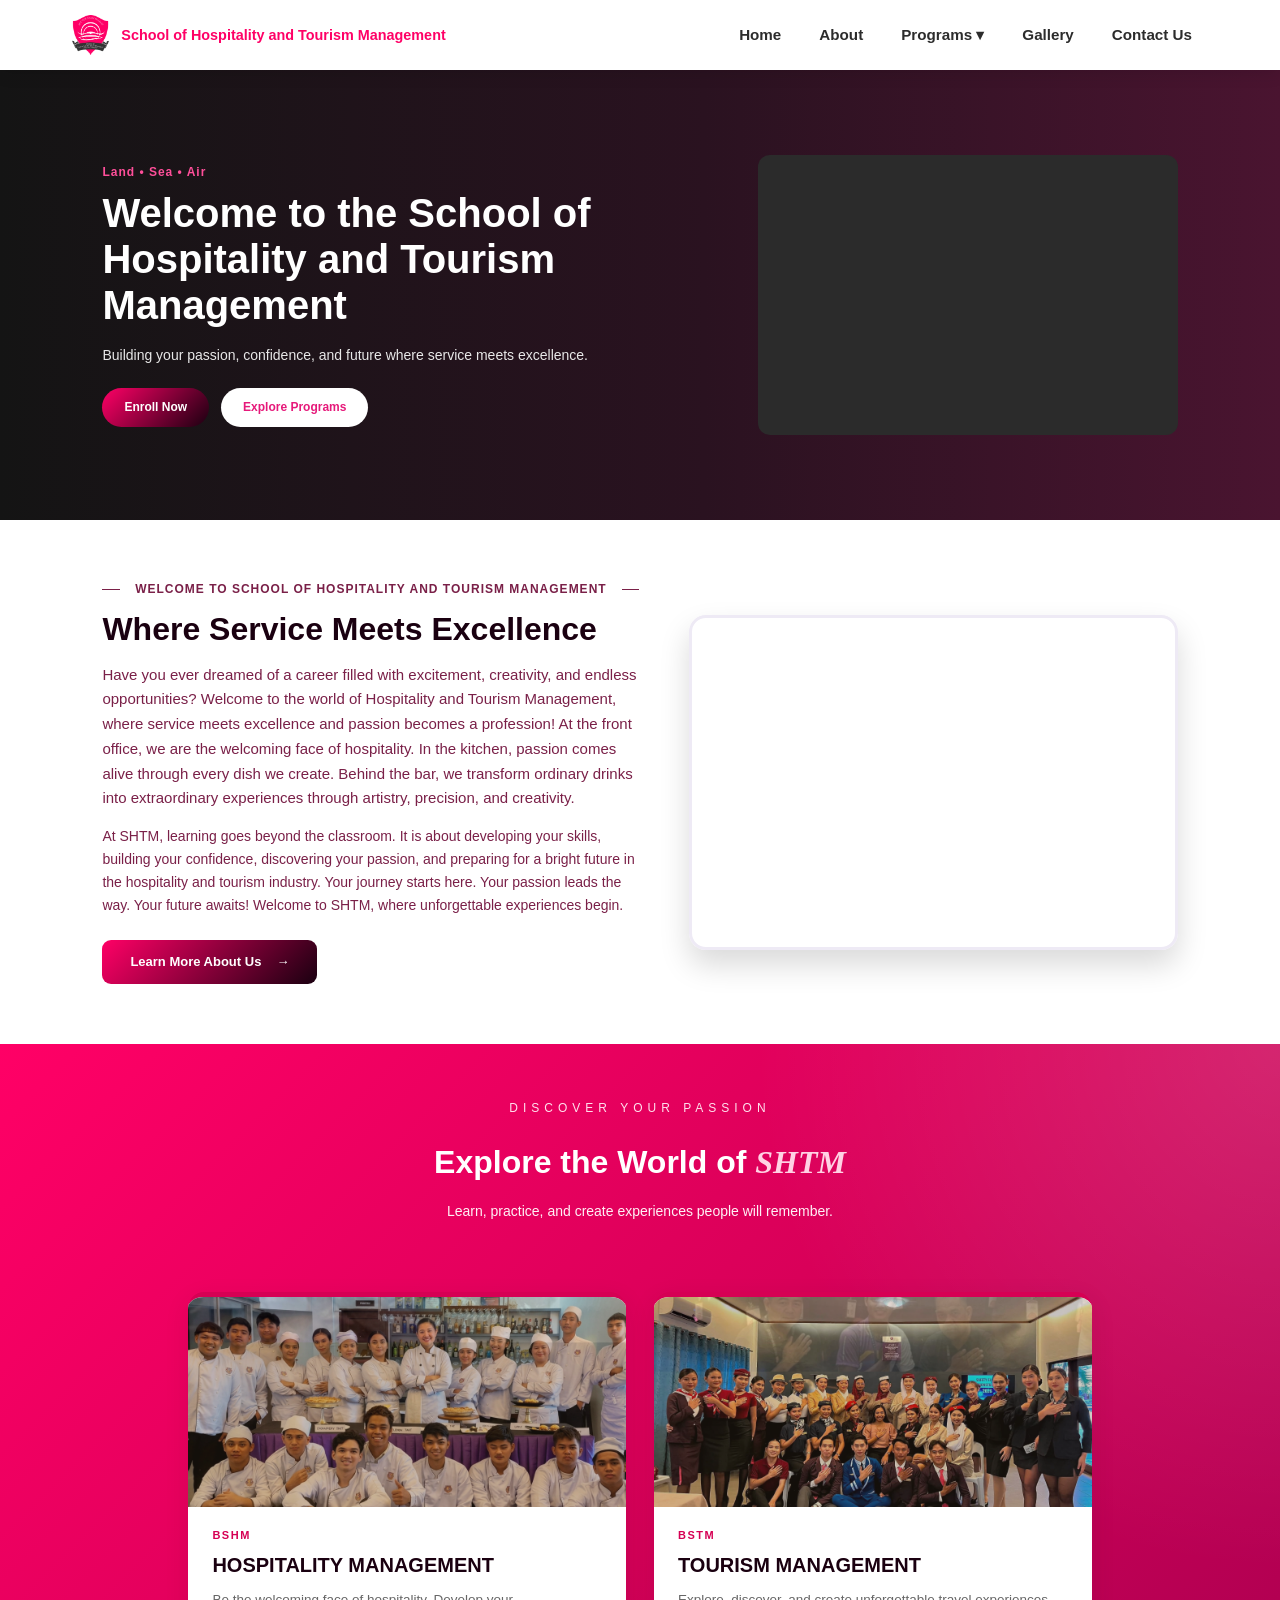
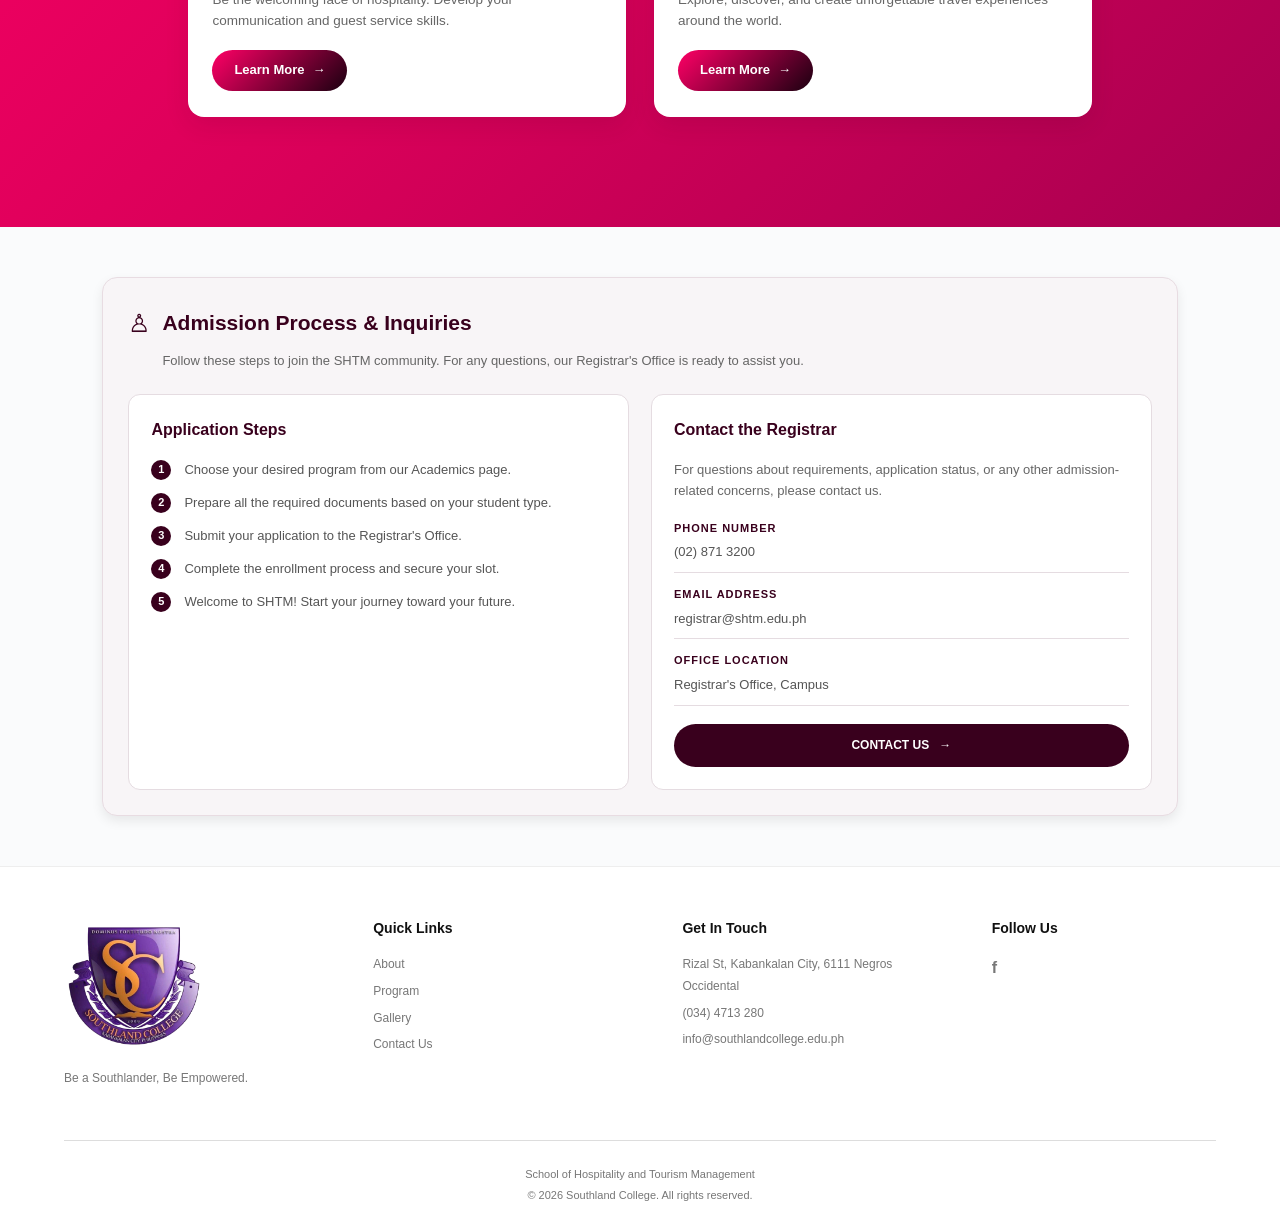
<file: index.html>
<!DOCTYPE html>
<html lang="en">
<head>
    <meta charset="UTF-8">
    <meta name="viewport" content="width=device-width, initial-scale=1.0">
    <title>School of Hospitality and Tourism Management</title>
    <link rel="stylesheet" href="css/style.css">
</head>
<body class="index">

    <!--Navigation header-->
    <header>
        <div class="nav-container">
            <div class="logo-brand">
                

                <!-- Bottom Row: SHTM Logo + Subtitle Text -->
                <div class="logo-row">
                    <img src="images/SHTMlogo.png" alt="SHTM Logo" class="brand-logo">
                    <span class="shtm-subtitle">School of Hospitality and Tourism Management</span>
                </div>
            </div>

             <!-- Menu Button -->
                <button class="menu-btn" onclick="showMenu()">☰</button>

            <!-- Navigation Links -->
            <div class="nav" id="navLinks">

                <button class="close-btn" onclick="hideMenu()">✕</button>

                <a href="index.html">Home</a>
                <a href="about.html">About</a>
                

            <div class="dropdown">
                <button href="program.html" class="dropbtn">Programs ▾</button>
                <div class="dropdown-content">
                <a href="program.html">ALL PROGRAM</a>
                <a href="hm.html">BSHM | Hospitality Management</a>
                <a href="tm.html">BSTM | Tourism Management</a>
                </div>
            </div>

                <a href="gallery.html">Gallery</a>
                <a href="contact.html">Contact Us</a>
            </div>

        </div>
    </header>

    <!-- HERO SECTION -->
    <section class="intro">
        <div class="bg-video">
            <video src="video/shtm.mp4" autoplay muted loop playsinline></video>
        </div>
        <div class="intro-content">
            <span class="hero-tag">Land • Sea • Air</span>
            <h1 class="hero-title">Welcome to the School of Hospitality and Tourism Management</h1>
            <p class="hero-sub">Building your passion, confidence, and future where service meets excellence.</p>
 
            <div class="hero-buttons">
                <a href="contact.html" class="btn btn-primary">Enroll Now</a>
                <a href="program.html" class="btn btn-secondary">Explore Programs</a>
            </div>
        </div>
  </section>

  <!-- HERO SECTION -->
    <section class="hero" id="about">

        <!-- LEFT CONTENT -->
        <div class="hero-content">

            <div class="welcome">
                <span></span>
                <p>WELCOME TO SCHOOL OF HOSPITALITY AND TOURISM MANAGEMENT</p>
                <span></span>
            </div>

            <h2>Where Service Meets Excellence</h2>

            
            <p class="description">
                Have you ever dreamed of a career filled with excitement, creativity, and endless opportunities?

                Welcome to the world of Hospitality and Tourism Management,
                where service meets excellence and passion becomes a profession!

                At the front office, we are the welcoming face of hospitality. In the kitchen, passion comes alive through every dish we create. 
                Behind the bar, we transform ordinary drinks into extraordinary experiences through artistry, precision, and creativity.
            </p>

            <p class="description second">
                At SHTM, learning goes beyond the classroom. It is about developing your skills, building your confidence, discovering your passion, and preparing for a bright future in the hospitality and tourism industry.

                Your journey starts here. Your passion leads the way. Your future awaits!

                Welcome to SHTM, where unforgettable experiences begin.
            </p>

            <a href="about.html" class="learn-btn">
                Learn More About Us <span>→</span>
            </a>

        </div>

        <!-- RIGHT VIDEO -->
        <div class="hero-video">
            <video autoplay muted loop playsinline>
                <source src="video/SHTM PROGRAM.mp4" type="video/mp4">
            </video>
        </div>

    </section>
   
    <section class="explore-section">

        <div class="section-heading">
            <span class="subtitle">DISCOVER YOUR PASSION</span>
            <h1>Explore the World of <span>SHTM</span></h1>
            <p>
                Learn, practice, and create experiences people will remember.
            </p>
        </div>

        <!-- PROGRAM CARDS -->
        <section class="prog-cards">
            <div class="prog-cards-grid">

                <!-- Hospitality Management -->
                <article class="prog-card prog-card-hm">
                    <div class="prog-card-img"></div>
                    <div class="prog-card-body">
                        <span class="prog-card-code">BSHM</span>
                        <h2>Hospitality Management</h2>
                        <p>Be the welcoming face of hospitality. Develop your communication and guest service skills.</p>
                        <a href="hm.html" class="prog-btn">Learn More <span>&rarr;</span></a>
                    </div>
                </article>

                <!-- Tourism Management -->
                <article class="prog-card prog-card-tm">
                    <div class="prog-card-img"></div>
                    <div class="prog-card-body">
                        <span class="prog-card-code">BSTM</span>
                        <h2>Tourism Management</h2>
                        <p>Explore, discover, and create unforgettable travel experiences around the world.</p>
                        <a href="tm.html" class="prog-btn">Learn More <span>&rarr;</span></a>
                    </div>
                </article>

            </div>
        </section>
    </section>
<!-- ADDMISSION & Inquiries-->

<section class="admission-section">

    <div class="admission-container">

        <!-- SECTION HEADER -->
        <div class="admission-header">
            <div class="header-title">
                <span class="header-icon">♙</span>
                <h2>Admission Process & Inquiries</h2>
            </div>

            <p>
                Follow these steps to join the SHTM community.
                For any questions, our Registrar's Office is ready to assist you.
            </p>
        </div>

        <!-- CONTENT CONTAINER -->
        <div class="admission-content">

            <!-- APPLICATION STEPS -->
            <div class="application-card">

                <h3>Application Steps</h3>

                <div class="application-step">
                    <span class="step-number">1</span>
                    <p>Choose your desired program from our Academics page.</p>
                </div>

                <div class="application-step">
                    <span class="step-number">2</span>
                    <p>Prepare all the required documents based on your student type.</p>
                </div>

                <div class="application-step">
                    <span class="step-number">3</span>
                    <p>Submit your application to the Registrar's Office.</p>
                </div>

                <div class="application-step">
                    <span class="step-number">4</span>
                    <p>Complete the enrollment process and secure your slot.</p>
                </div>

                <div class="application-step">
                    <span class="step-number">5</span>
                    <p>Welcome to SHTM! Start your journey toward your future.</p>
                </div>

            </div>

            <!-- CONTACT INFORMATION -->
            <div class="contact-card">

                <h3>Contact the Registrar</h3>

                <p class="contact-description">
                    For questions about requirements, application status,
                    or any other admission-related concerns, please contact us.
                </p>

                <div class="contact-info">
                    <span>PHONE NUMBER</span>
                    <p>(02) 871 3200</p>
                </div>

                <div class="contact-info">
                    <span>EMAIL ADDRESS</span>
                    <p>registrar@shtm.edu.ph</p>
                </div>

                <div class="contact-info">
                    <span>OFFICE LOCATION</span>
                    <p>Registrar's Office, Campus</p>
                </div>

                <a href="contact.html" class="contact-btn">
                    CONTACT US <span>→</span>
                </a>

            </div>

        </div>
    </div>

</section>


<!-- FOOTER -->
<footer class="footer">
    <div class="footer-container">

        <!-- SCHOOL LOGO -->
        <div class="footer-col footer-brand">
            <img src="images/sc logo.png" alt="Southland College Logo">
            <p>Be a Southlander, Be Empowered.</p>
        </div>

        <!-- QUICK LINKS -->
        <div class="footer-col">
            <h5>Quick Links</h5>
            <a href="about.html">About</a>
            <a href="program.html">Program</a>
            <a href="gallery.html">Gallery</a>
            <a href="contact.html">Contact Us</a>
        </div>

        <!-- CONTACT INFORMATION -->
        <div class="footer-col">
            <h5>Get In Touch</h5>
            <p>Rizal St, Kabankalan City, 6111 Negros Occidental</p>
            <p>(034) 4713 280</p>
            <p>info@southlandcollege.edu.ph</p>
        </div>

        <!-- SOCIAL MEDIA -->
        <div class="footer-col">
            <h5>Follow Us</h5>
            <div class="social-links">
                <a href="https://www.facebook.com/SCHospitalityAndTourismManagement">f</a>
            </div>
        </div>

    </div>

    <!-- FOOTER BOTTOM -->
    <div class="footer-bottom">
        <p>School of Hospitality and Tourism Management</p>
        <p>© 2026 Southland College. All rights reserved.</p>

    </div>
</footer>


    <script>
        function showMenu() { document.getElementById('navLinks').classList.add('show'); }
        function hideMenu() { document.getElementById('navLinks').classList.remove('show'); }
    </script>
</body>
</html>
</file>
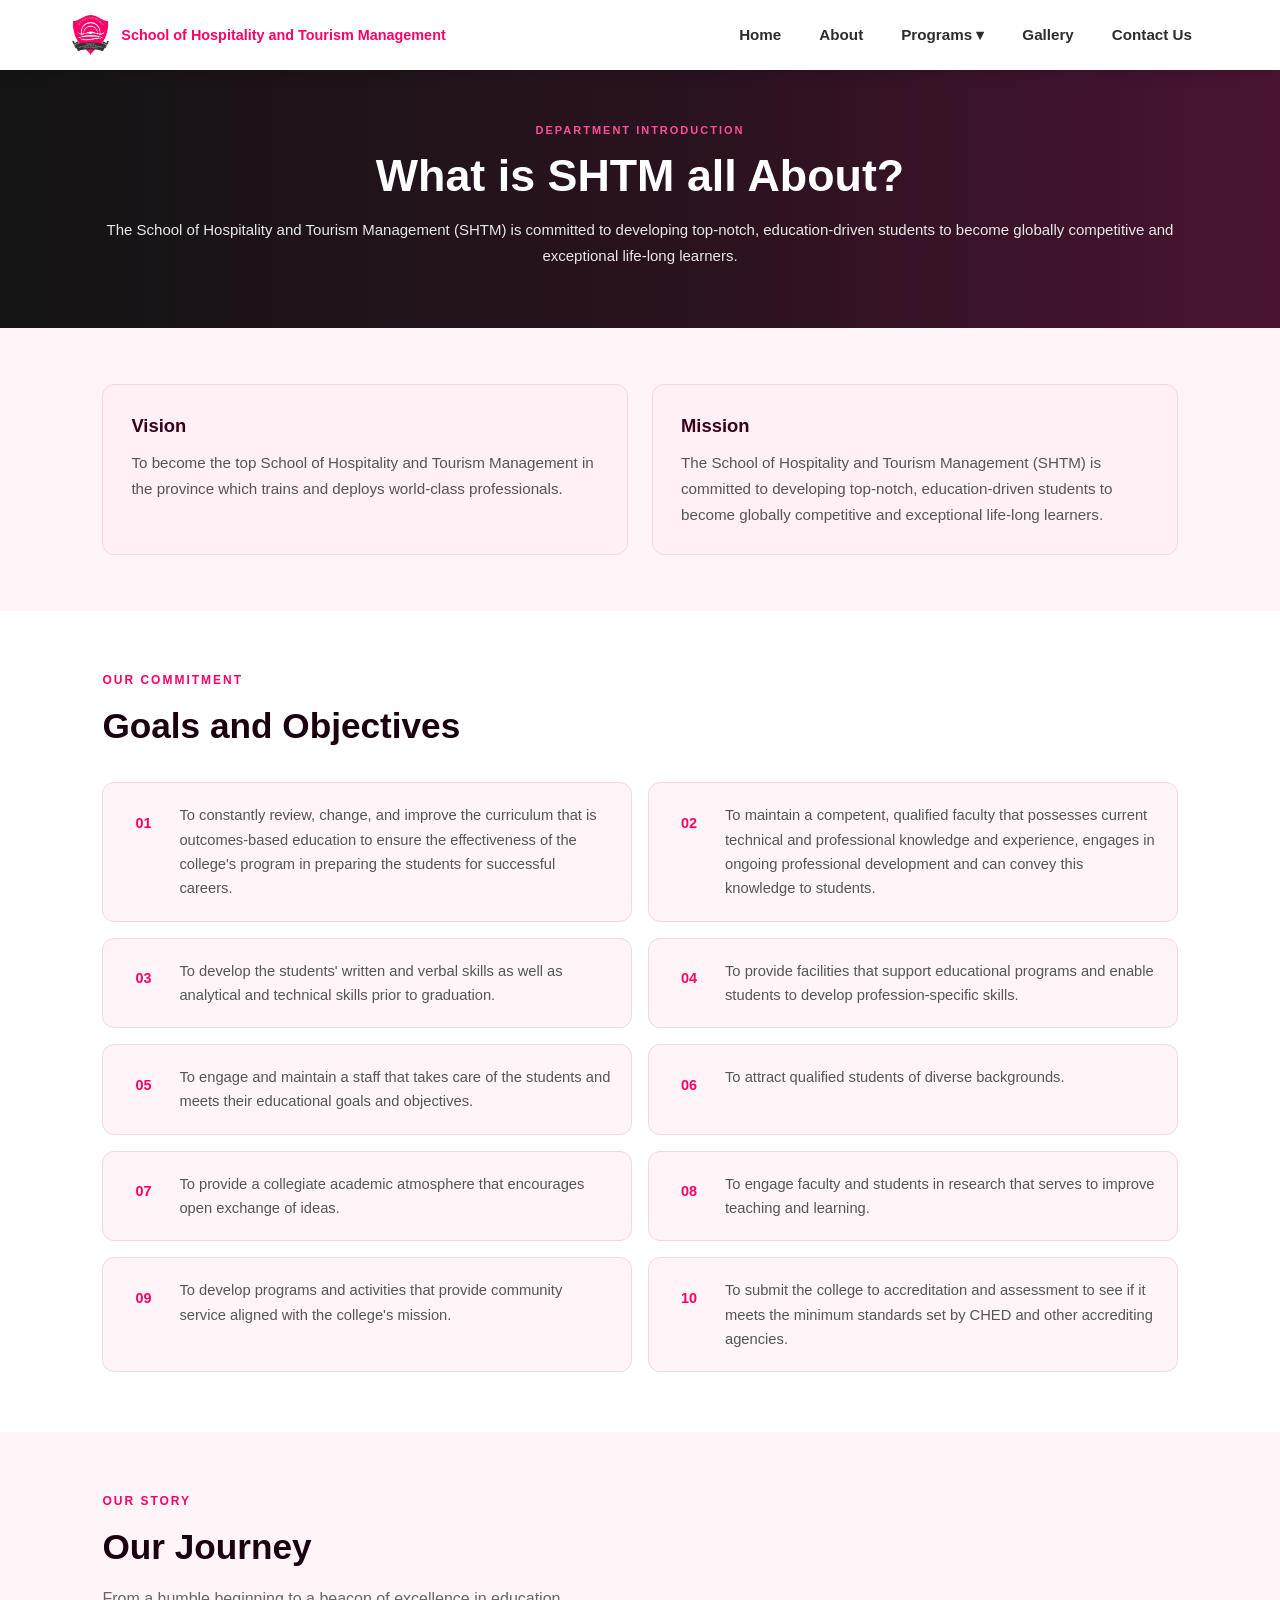
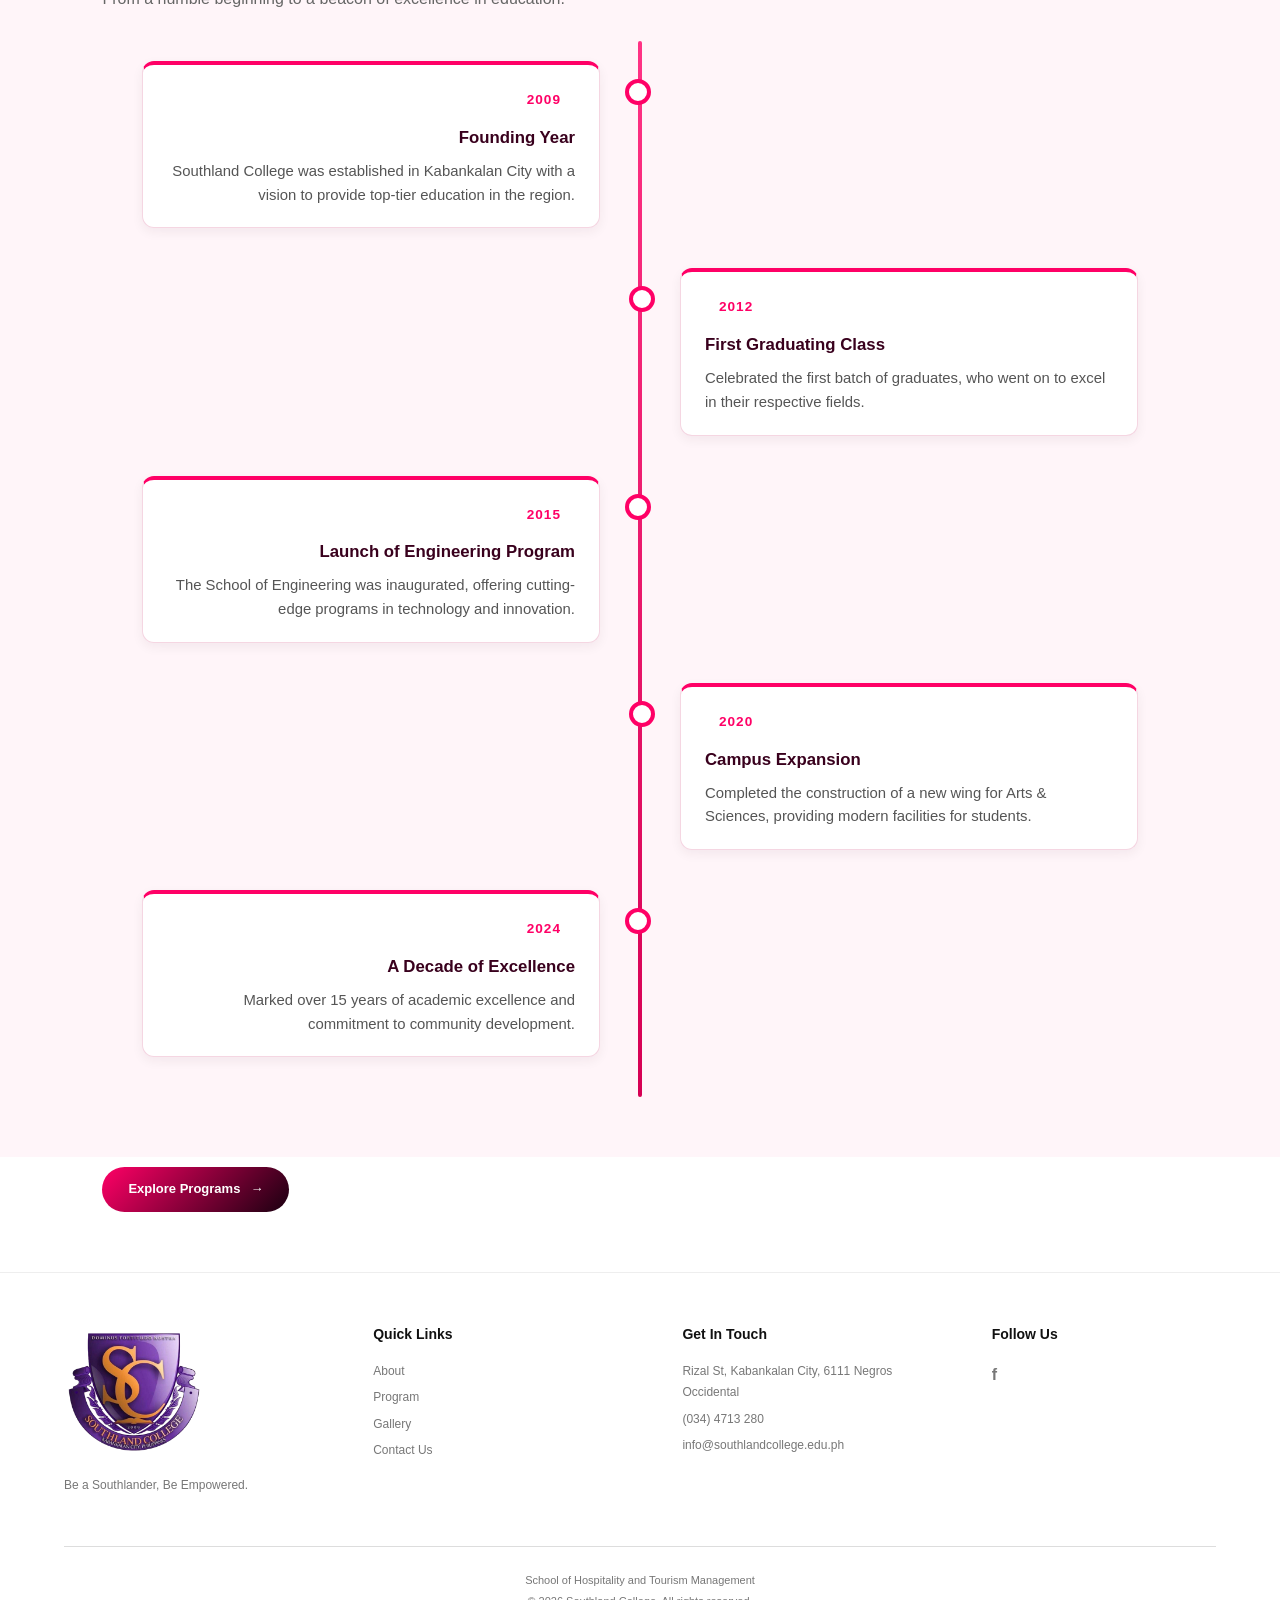
<file: about.html>
<!DOCTYPE html>
<html lang="en">
<head>
    <meta charset="UTF-8">
    <meta name="viewport" content="width=device-width, initial-scale=1.0">
    <title>About</title>
    <link rel="stylesheet" href="css/style.css">
</head>
<body class="about">

    <!-- Navigation header -->
    <header>
        <div class="nav-container">
            <div class="logo-brand">

                <!-- Bottom Row: SHTM Logo + Subtitle Text -->
                <div class="logo-row">
                    <img src="images/SHTMlogo.png" alt="SHTM Logo" class="brand-logo">
                    <span class="shtm-subtitle">School of Hospitality and Tourism Management</span>
                </div>
            </div>

            <!-- Menu Button -->
                <button class="menu-btn" onclick="showMenu()">☰</button>

            <!-- Navigation Links -->
            <div class="nav" id="navLinks">

                <button class="close-btn" onclick="hideMenu()">✕</button>

                <a href="index.html">Home</a>
                <a href="about.html">About</a>

                <div class="dropdown">
                    <button class="dropbtn">Programs ▾</button>
                    <div class="dropdown-content">
                        <a href="program.html">ALL PROGRAMS</a>
                        <a href="hm.html">BSHM | Hospitality Management</a>
                        <a href="tm.html">BSTM | Tourism Management</a>
                    </div>
                </div>

                <a href="gallery.html">Gallery</a>
                <a href="contact.html">Contact Us</a>
            </div>
        </div>
    </header>

    <!-- INTRO HERO -->
    <section class="about-hero">
        <div class="about-hero-inner">
            <span class="about-tag">Department Introduction</span>
            <h2>What is SHTM all About?</h2>
            <p>The School of Hospitality and Tourism Management (SHTM) is committed to developing top-notch,
                education-driven students to become globally competitive and exceptional life-long learners.</p>
        </div>
    </section>

    <!-- VISION & MISSION -->
    <section class="about-vm">
        <div class="about-vm-grid">
            <div class="about-vm-card">
                <h3>Vision</h3>
                <p>To become the top School of Hospitality and Tourism Management in the province
                    which trains and deploys world-class professionals.</p>
            </div>

            <div class="about-vm-card">
                <h3>Mission</h3>
                <p>The School of Hospitality and Tourism Management (SHTM) is committed to developing
                    top-notch, education-driven students to become globally competitive and exceptional
                    life-long learners.</p>
            </div>
        </div>
    </section>

    <!-- GOALS AND OBJECTIVES -->
    <section class="about-section">
        <div class="about-section-inner">
            <span class="section-label">Our Commitment</span>
            <h3 class="section-title">Goals and Objectives</h3>

            <div class="goals-grid">
                <div class="goal-card">
                    <span class="goal-num">01</span>
                    <p>To constantly review, change, and improve the curriculum that is outcomes-based education to ensure the effectiveness of the college's program in preparing the students for successful careers.</p>
                </div>
                <div class="goal-card">
                    <span class="goal-num">02</span>
                    <p>To maintain a competent, qualified faculty that possesses current technical and professional knowledge and experience, engages in ongoing professional development and can convey this knowledge to students.</p>
                </div>
                <div class="goal-card">
                    <span class="goal-num">03</span>
                    <p>To develop the students' written and verbal skills as well as analytical and technical skills prior to graduation.</p>
                </div>
                <div class="goal-card">
                    <span class="goal-num">04</span>
                    <p>To provide facilities that support educational programs and enable students to develop profession-specific skills.</p>
                </div>
                <div class="goal-card">
                    <span class="goal-num">05</span>
                    <p>To engage and maintain a staff that takes care of the students and meets their educational goals and objectives.</p>
                </div>
                <div class="goal-card">
                    <span class="goal-num">06</span>
                    <p>To attract qualified students of diverse backgrounds.</p>
                </div>
                <div class="goal-card">
                    <span class="goal-num">07</span>
                    <p>To provide a collegiate academic atmosphere that encourages open exchange of ideas.</p>
                </div>
                <div class="goal-card">
                    <span class="goal-num">08</span>
                    <p>To engage faculty and students in research that serves to improve teaching and learning.</p>
                </div>
                <div class="goal-card">
                    <span class="goal-num">09</span>
                    <p>To develop programs and activities that provide community service aligned with the college's mission.</p>
                </div>
                <div class="goal-card">
                    <span class="goal-num">10</span>
                    <p>To submit the college to accreditation and assessment to see if it meets the minimum standards set by CHED and other accrediting agencies.</p>
                </div>
            </div>
        </div>
    </section>

    <!-- OUR JOURNEY / TIMELINE -->
    <section class="about-section journey-section">
        <div class="about-section-inner">
            <span class="section-label">Our Story</span>
            <h3 class="section-title">Our Journey</h3>
            <p class="section-sub">From a humble beginning to a beacon of excellence in education.</p>

            <div class="timeline">
                <div class="timeline-item left">
                    <div class="timeline-content">
                        <span class="timeline-year">2009</span>
                        <h4>Founding Year</h4>
                        <p>Southland College was established in Kabankalan City with a vision to provide top-tier education in the region.</p>
                    </div>
                </div>

                <div class="timeline-item right">
                    <div class="timeline-content">
                        <span class="timeline-year">2012</span>
                        <h4>First Graduating Class</h4>
                        <p>Celebrated the first batch of graduates, who went on to excel in their respective fields.</p>
                    </div>
                </div>

                <div class="timeline-item left">
                    <div class="timeline-content">
                        <span class="timeline-year">2015</span>
                        <h4>Launch of Engineering Program</h4>
                        <p>The School of Engineering was inaugurated, offering cutting-edge programs in technology and innovation.</p>
                    </div>
                </div>

                <div class="timeline-item right">
                    <div class="timeline-content">
                        <span class="timeline-year">2020</span>
                        <h4>Campus Expansion</h4>
                        <p>Completed the construction of a new wing for Arts &amp; Sciences, providing modern facilities for students.</p>
                    </div>
                </div>

                <div class="timeline-item left">
                    <div class="timeline-content">
                        <span class="timeline-year">2024</span>
                        <h4>A Decade of Excellence</h4>
                        <p>Marked over 15 years of academic excellence and commitment to community development.</p>
                    </div>
                </div>
            </div>
        </div>
    </section>

    <!-- EXPLORE PROGRAMS BUTTON -->
    <section class="about-cta">
        <div class="about-cta-inner">
            <a href="program.html" class="explore-btn">Explore Programs <span>&rarr;</span></a>
        </div>
    </section>

    <!-- FOOTER -->
    <footer class="footer">
        <div class="footer-container">

            <!-- SCHOOL LOGO -->
            <div class="footer-col footer-brand">
                <img src="images/sc logo.png" alt="Southland College Logo">
                <p>Be a Southlander, Be Empowered.</p>
            </div>

            <!-- QUICK LINKS -->
            <div class="footer-col">
                <h5>Quick Links</h5>
                <a href="about.html">About</a>
                <a href="program.html">Program</a>
                <a href="gallery.html">Gallery</a>
                <a href="contact.html">Contact Us</a>
            </div>

            <!-- CONTACT INFORMATION -->
            <div class="footer-col">
                <h5>Get In Touch</h5>
                <p>Rizal St, Kabankalan City, 6111 Negros Occidental</p>
                <p>(034) 4713 280</p>
                <p>info@southlandcollege.edu.ph</p>
            </div>

            <!-- SOCIAL MEDIA -->
            <div class="footer-col">
                <h5>Follow Us</h5>
                <div class="social-links">
                    <a href="https://www.facebook.com/SCHospitalityAndTourismManagement">f</a>
                </div>
            </div>

        </div>

        <!-- FOOTER BOTTOM -->
        <div class="footer-bottom">
            <p>School of Hospitality and Tourism Management</p>
            <p>© 2026 Southland College. All rights reserved.</p>
        </div>
    </footer>

    <script>
        function showMenu() { document.getElementById('navLinks').classList.add('show'); }
        function hideMenu() { document.getElementById('navLinks').classList.remove('show'); }
    </script>

</body>
</html>
</file>
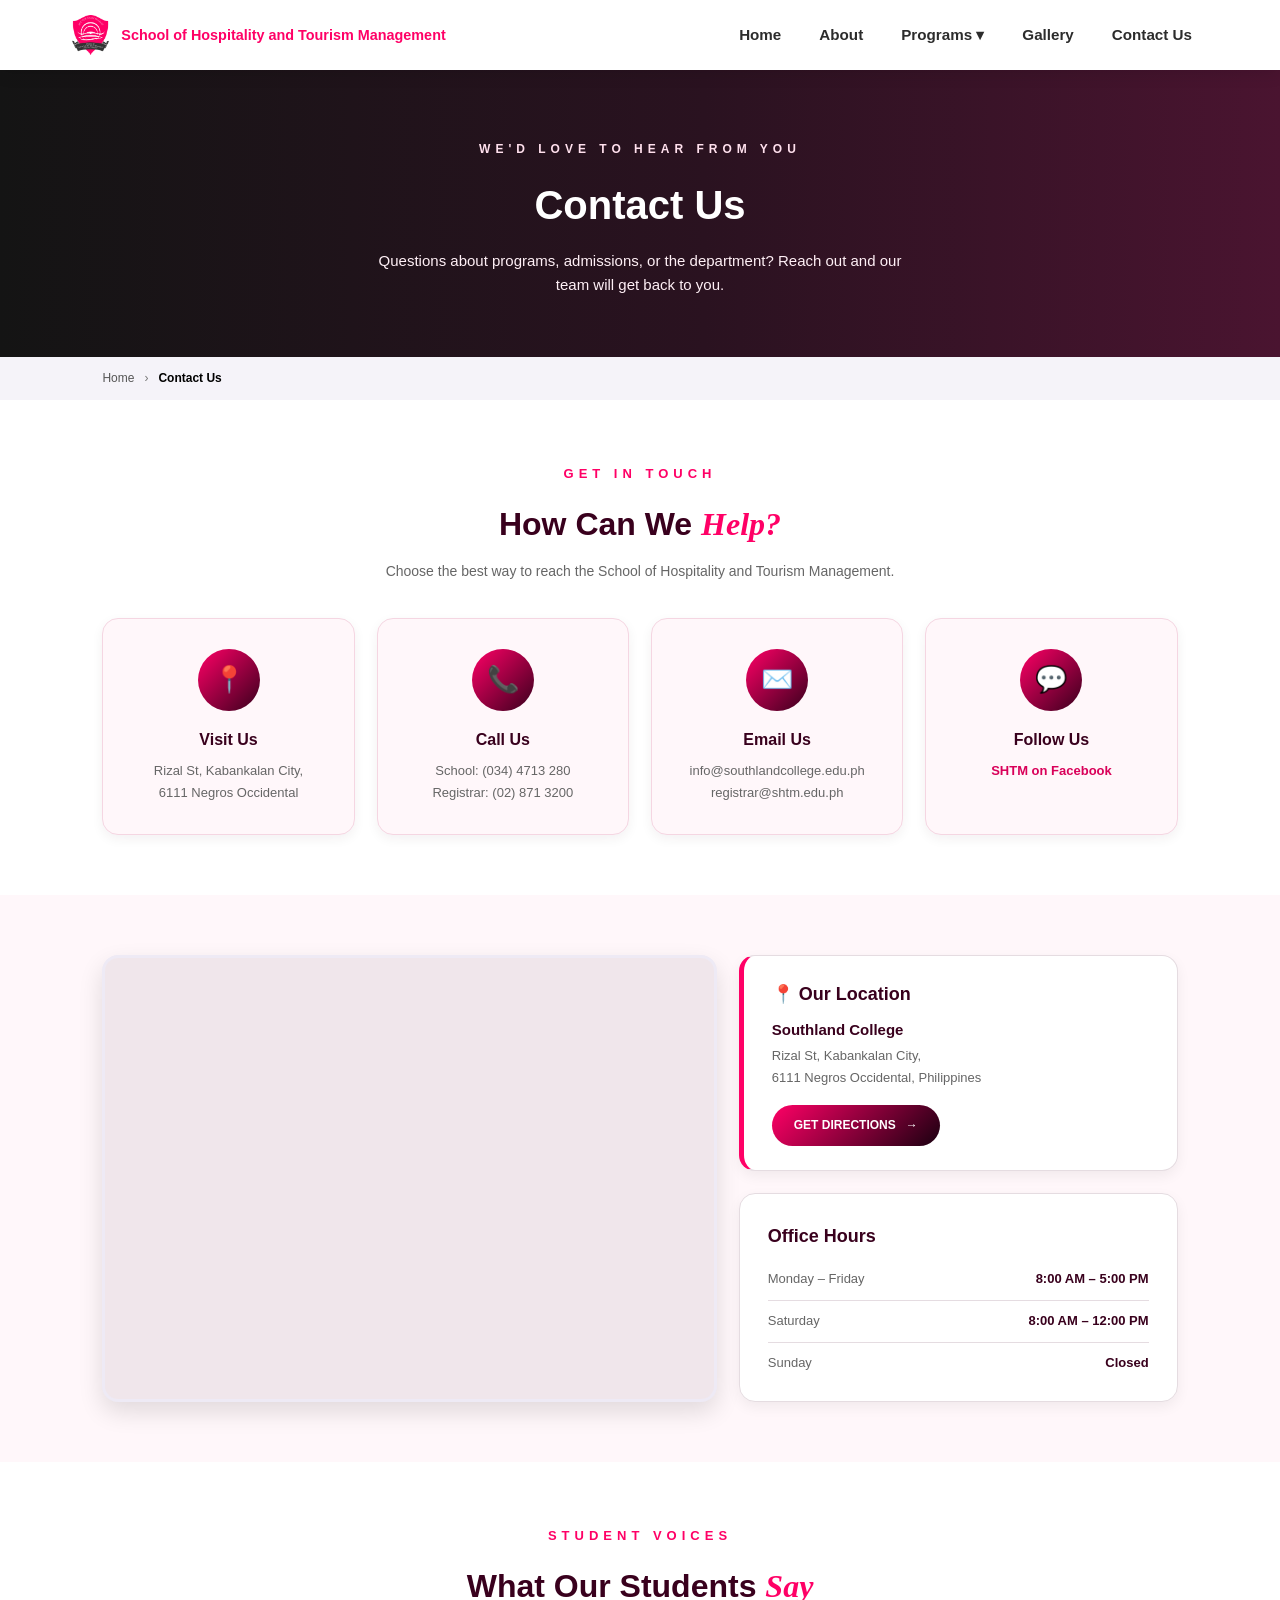
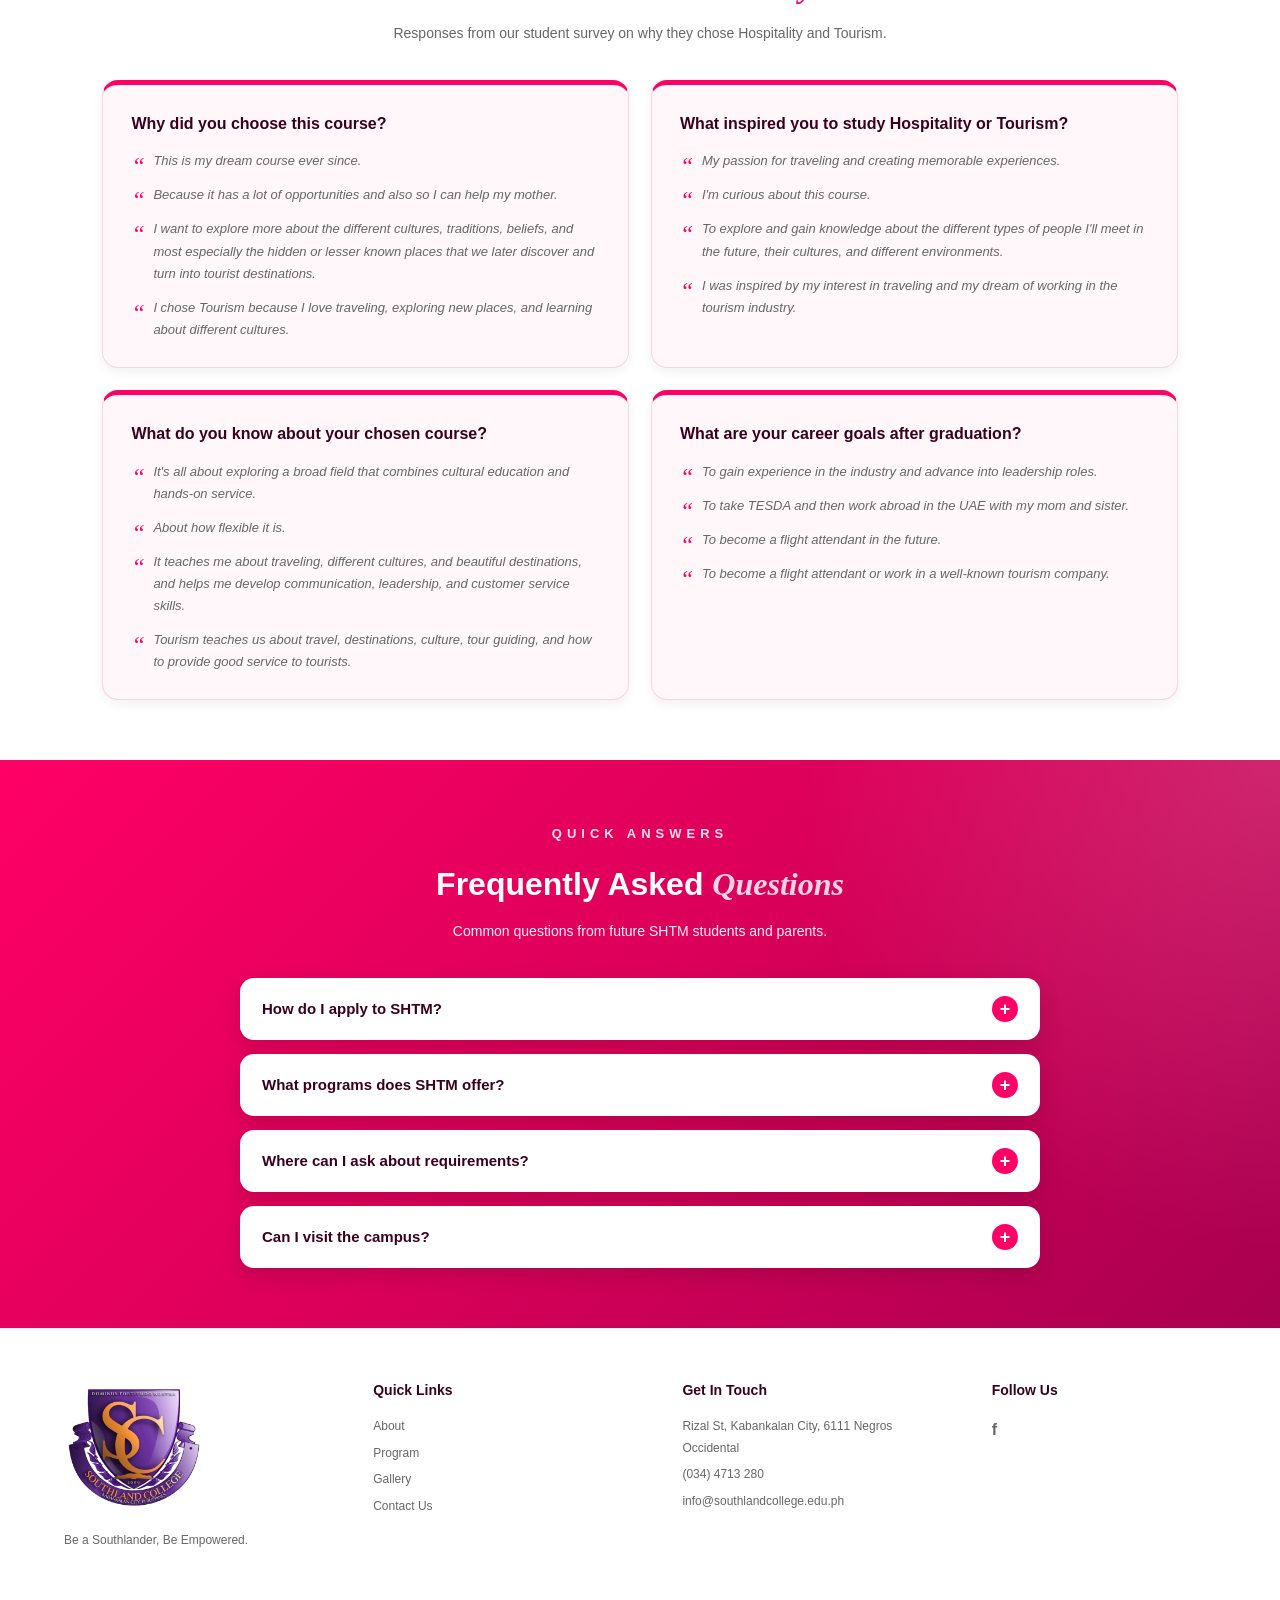
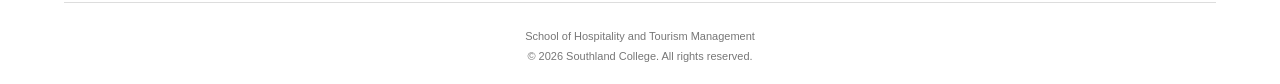
<file: contact.html>
<!DOCTYPE html>
<html lang="en">
<head>
    <meta charset="UTF-8">
    <meta name="viewport" content="width=device-width, initial-scale=1.0">
    <title>Contact Us</title>
    <link rel="stylesheet" href="css/style.css">
    
</head>
<body class="contact">

    <!--Navigation header-->
    <header>
        <div class="nav-container">
            <div class="logo-brand">


                <!-- Bottom Row: SHTM Logo + Subtitle Text -->
                <div class="logo-row">
                    <img src="images/SHTMlogo.png" alt="SHTM Logo" class="brand-logo">
                    <span class="shtm-subtitle">School of Hospitality and Tourism Management</span>
                </div>
            </div>

            <!-- Menu Button -->
            <button class="menu-btn" onclick="showMenu()">☰</button>

            <!-- Navigation Links -->
            <div class="nav" id="navLinks">

                <button class="close-btn" onclick="hideMenu()">✕</button>

                <a href="index.html">Home</a>
                <a href="about.html">About</a>

                <div class="dropdown">
                    <button class="dropbtn">Programs ▾</button>
                    <div class="dropdown-content">
                        <a href="program.html">ALL PROGRAM</a>
                        <a href="hm.html">BSHM | Hospitality Management</a>
                        <a href="tm.html">BSTM | Tourism Management</a>
                    </div>
                </div>

                <a href="gallery.html">Gallery</a>
                <a href="contact.html">Contact Us</a>
            </div>
        </div>
    </header>

    <!-- CONTACT HERO -->
    <section class="contact-hero">
        <div class="contact-hero-content">
            <span class="hero-tag">We'd love to hear from you</span>
            <h1>Contact Us</h1>
            <p>Questions about programs, admissions, or the department? Reach out and our team will get back to you.</p>
        </div>
    </section>

    <!-- BREADCRUMB -->
    <div class="breadcrumb">
        <a href="home.html">Home</a>
        <span>›</span>
        <strong>Contact Us</strong>
    </div>

    <!-- INFO CARDS -->
    <section class="info-section">

        <div class="section-title">
            <span class="eyebrow">GET IN TOUCH</span>
            <h2>How Can We <span>Help?</span></h2>
            <p>Choose the best way to reach the School of Hospitality and Tourism Management.</p>
        </div>

        <div class="info-grid">

            <div class="info-card">
                <div class="info-icon">📍</div>
                <h3>Visit Us</h3>
                <p>Rizal St, Kabankalan City,<br>6111 Negros Occidental</p>
            </div>

            <div class="info-card">
                <div class="info-icon">📞</div>
                <h3>Call Us</h3>
                <p>School: (034) 4713 280<br>Registrar: (02) 871 3200</p>
            </div>

            <div class="info-card">
                <div class="info-icon">✉️</div>
                <h3>Email Us</h3>
                <p>info@southlandcollege.edu.ph<br>registrar@shtm.edu.ph</p>
            </div>

            <div class="info-card">
                <div class="info-icon">💬</div>
                <h3>Follow Us</h3>
                <p><a href="https://www.facebook.com/SCHospitalityAndTourismManagement" target="_blank" rel="noopener">SHTM on Facebook</a></p>
            </div>

        </div>
    </section>

    <!-- FORM + MAP -->
    <section class="message-section">

        <div class="message-container">

            <!-- MAP + HOURS -->
            <div class="side-column">

                <div class="map-card">
                    <iframe
                        title="Southland College location map"
                        src="https://www.google.com/maps?q=Southland+College,+Rizal+St,+Kabankalan+City,+Negros+Occidental+6111&output=embed"
                        loading="lazy"
                        referrerpolicy="no-referrer-when-downgrade"></iframe>
                </div>

                <div class="right-column">

                    <div class="location-card">
                        <h3>📍 Our Location</h3>
                        <p class="school-name">Southland College</p>
                        <p>Rizal St, Kabankalan City,<br>6111 Negros Occidental, Philippines</p>
                        <a class="directions-btn"
                           href="https://www.google.com/maps/search/?api=1&query=Southland+College+Rizal+St+Kabankalan+City+Negros+Occidental"
                           target="_blank" rel="noopener">GET DIRECTIONS <span>→</span></a>
                    </div>

                    <div class="hours-card">
                        <h3>Office Hours</h3>
                        <div class="hours-row"><span>Monday – Friday</span><strong>8:00 AM – 5:00 PM</strong></div>
                        <div class="hours-row"><span>Saturday</span><strong>8:00 AM – 12:00 PM</strong></div>
                        <div class="hours-row"><span>Sunday</span><strong>Closed</strong></div>
                    </div>

                </div>

            </div>

        </div>
    </section>

    <!-- STUDENT SURVEY -->
    <section class="survey-section">

        <div class="section-title">
            <span class="eyebrow">STUDENT VOICES</span>
            <h2>What Our Students <span>Say</span></h2>
            <p>Responses from our student survey on why they chose Hospitality and Tourism.</p>
        </div>

        <div class="survey-grid">

            <div class="survey-card">
                <h3>Why did you choose this course?</h3>
                <ul>
                    <li>This is my dream course ever since.</li>
                    <li>Because it has a lot of opportunities and also so I can help my mother.</li>
                    <li>I want to explore more about the different cultures, traditions, beliefs, and most especially the hidden or lesser known places that we later discover and turn into tourist destinations.</li>
                    <li>I chose Tourism because I love traveling, exploring new places, and learning about different cultures.</li>
                </ul>
            </div>

            <div class="survey-card">
                <h3>What inspired you to study Hospitality or Tourism?</h3>
                <ul>
                    <li>My passion for traveling and creating memorable experiences.</li>
                    <li>I'm curious about this course.</li>
                    <li>To explore and gain knowledge about the different types of people I'll meet in the future, their cultures, and different environments.</li>
                    <li>I was inspired by my interest in traveling and my dream of working in the tourism industry.</li>
                </ul>
            </div>

            <div class="survey-card">
                <h3>What do you know about your chosen course?</h3>
                <ul>
                    <li>It's all about exploring a broad field that combines cultural education and hands-on service.</li>
                    <li>About how flexible it is.</li>
                    <li>It teaches me about traveling, different cultures, and beautiful destinations, and helps me develop communication, leadership, and customer service skills.</li>
                    <li>Tourism teaches us about travel, destinations, culture, tour guiding, and how to provide good service to tourists.</li>
                </ul>
            </div>

            <div class="survey-card">
                <h3>What are your career goals after graduation?</h3>
                <ul>
                    <li>To gain experience in the industry and advance into leadership roles.</li>
                    <li>To take TESDA and then work abroad in the UAE with my mom and sister.</li>
                    <li>To become a flight attendant in the future.</li>
                    <li>To become a flight attendant or work in a well-known tourism company.</li>
                </ul>
            </div>

        </div>
    </section>

    <!-- FAQ -->
    <section class="faq-section">

        <div class="section-title light">
            <span class="eyebrow">QUICK ANSWERS</span>
            <h2>Frequently Asked <span>Questions</span></h2>
            <p>Common questions from future SHTM students and parents.</p>
        </div>

        <div class="faq-container">

            <div class="faq-item">
                <button class="faq-question">How do I apply to SHTM? <span>+</span></button>
                <div class="faq-answer">
                    <p>Choose your program, prepare the required documents for your student type, submit them to the Registrar's Office, then complete the enrollment process to secure your slot.</p>
                </div>
            </div>

            <div class="faq-item">
                <button class="faq-question">What programs does SHTM offer? <span>+</span></button>
                <div class="faq-answer">
                    <p>We offer the Bachelor of Science in Hospitality Management (BSHM) and the Bachelor of Science in Tourism Management (BSTM).</p>
                </div>
            </div>

            <div class="faq-item">
                <button class="faq-question">Where can I ask about requirements? <span>+</span></button>
                <div class="faq-answer">
                    <p>Contact the Registrar's Office by phone or email, or send us a message using the form above.</p>
                </div>
            </div>

            <div class="faq-item">
                <button class="faq-question">Can I visit the campus? <span>+</span></button>
                <div class="faq-answer">
                    <p>Yes. You're welcome to visit during office hours. We recommend calling ahead so we can assist you better.</p>
                </div>
            </div>

        </div>
    </section>

    <!-- FOOTER -->
    <footer class="footer">
        <div class="footer-container">

            <!-- SCHOOL LOGO -->
            <div class="footer-col footer-brand">
                <img src="images/sc logo.png" alt="Southland College Logo">
                <p>Be a Southlander, Be Empowered.</p>
            </div>

            <!-- QUICK LINKS -->
            <div class="footer-col">
                <h5>Quick Links</h5>
                <a href="about.html">About</a>
                <a href="program.html">Program</a>
                <a href="gallery.html">Gallery</a>
                <a href="contact.html">Contact Us</a>
            </div>

            <!-- CONTACT INFORMATION -->
            <div class="footer-col">
                <h5>Get In Touch</h5>
                <p>Rizal St, Kabankalan City, 6111 Negros Occidental</p>
                <p>(034) 4713 280</p>
                <p>info@southlandcollege.edu.ph</p>
            </div>

            <!-- SOCIAL MEDIA -->
            <div class="footer-col">
                <h5>Follow Us</h5>
                <div class="social-links">
                    <a href="https://www.facebook.com/SCHospitalityAndTourismManagement">f</a>
                </div>
            </div>

        </div>

        <!-- FOOTER BOTTOM -->
        <div class="footer-bottom">
            <p>School of Hospitality and Tourism Management</p>
            <p>© 2026 Southland College. All rights reserved.</p>
        </div>
    </footer>

    <script>
        /* Mobile menu */
        function showMenu() { document.getElementById("navLinks").style.right = "0"; }
        function hideMenu() { document.getElementById("navLinks").style.right = "-200px"; }

        /* FAQ accordion */
        document.querySelectorAll(".faq-question").forEach(function (btn) {
            btn.addEventListener("click", function () {
                var item = btn.parentElement;
                var open = item.classList.toggle("open");
                btn.querySelector("span").textContent = open ? "−" : "+";
            });
        });
    </script>

</body>
</html>
</file>
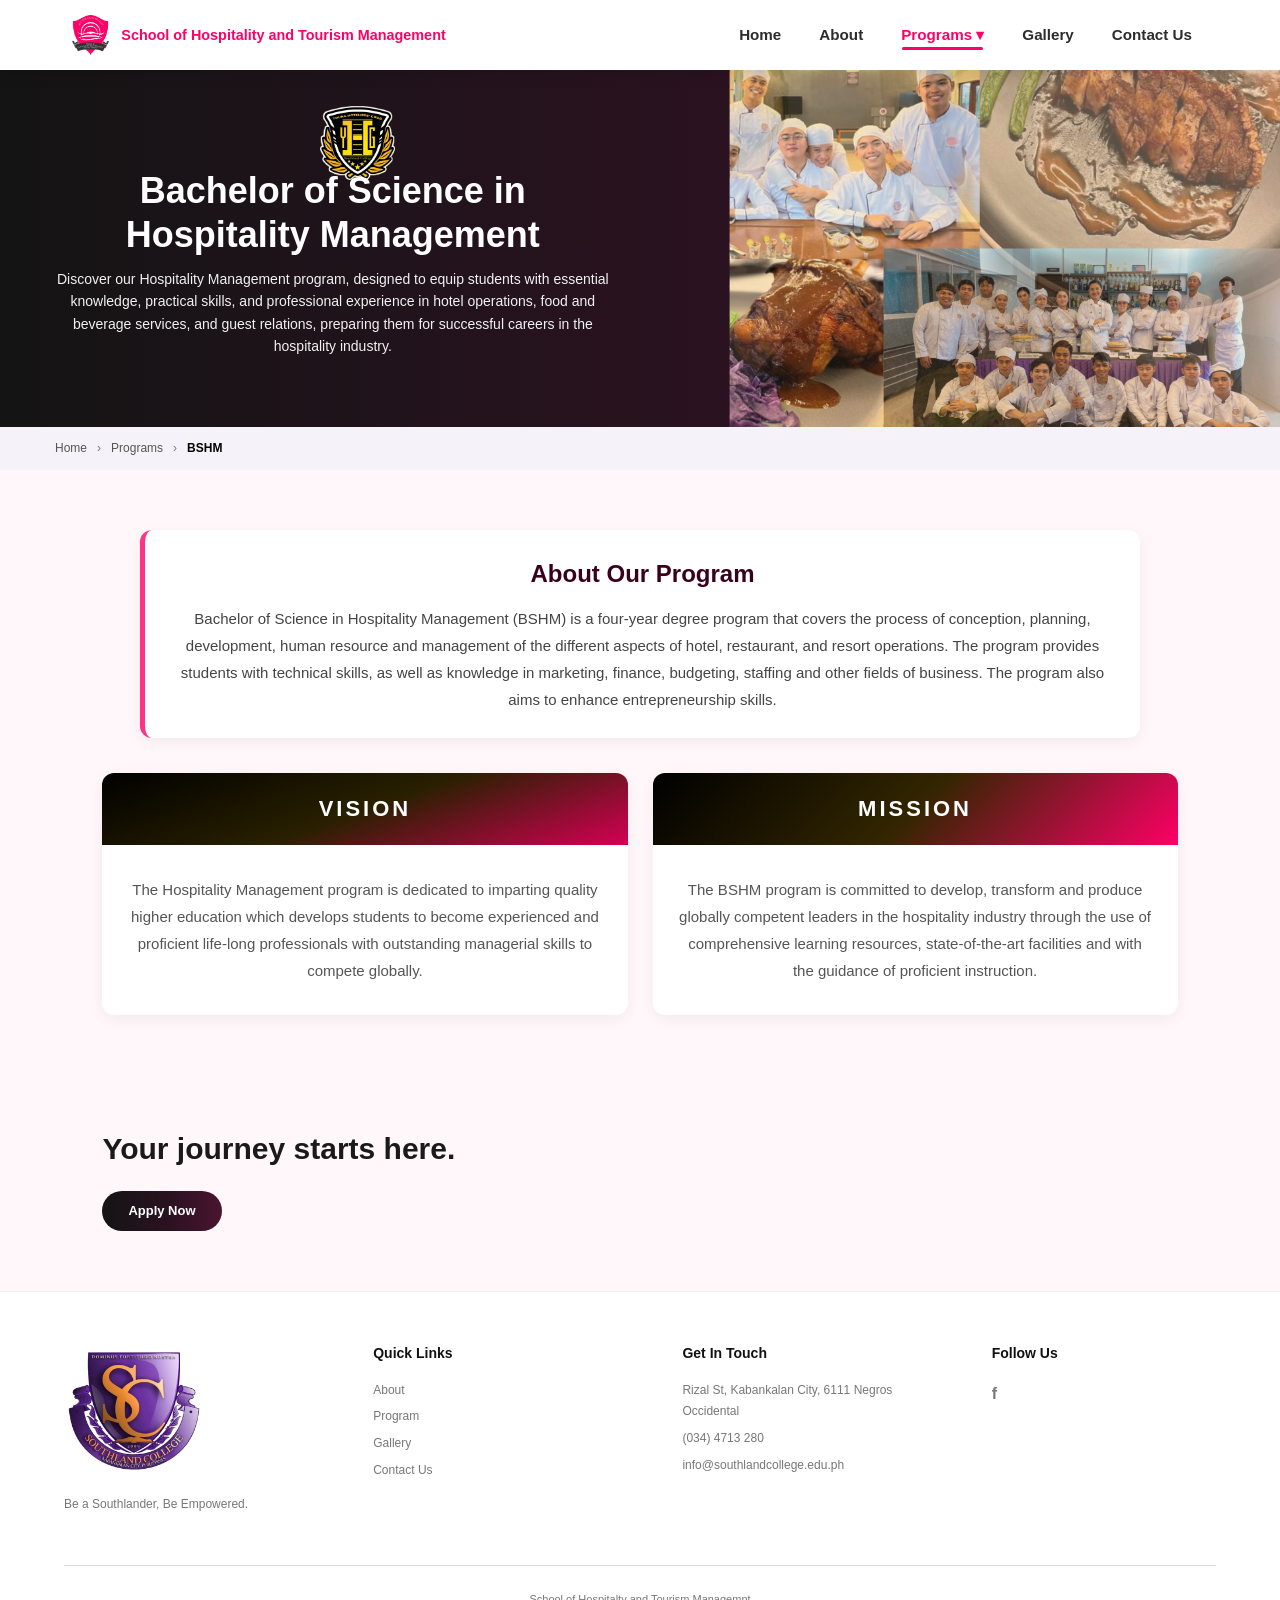
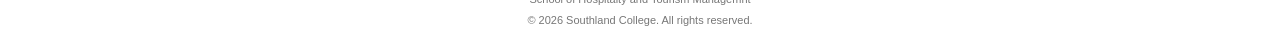
<file: hm.html>
<!DOCTYPE html>
<html lang="en">
<head>
    <meta charset="UTF-8">
    <meta name="viewport" content="width=device-width, initial-scale=1.0">
    <title>Hospitality Mangement</title>
    <link rel="stylesheet" href="css/style.css">
</head>
<body class="hm">
    <!--Navigation header-->
    <header>
        <div class="nav-container">
            <div class="logo-brand">

                <!-- Bottom Row: SHTM Logo + Subtitle Text -->
                <div class="logo-row">
                    <img src="images/SHTMlogo.png" alt="SHTM Logo" class="brand-logo">
                    <span class="shtm-subtitle">School of Hospitality and Tourism Management</span>
                </div>
            </div>

                <!-- Menu Button -->
                <button class="menu-btn" onclick="showMenu()">☰</button>

            <!-- Navigation Links -->
            <div class="nav" id="navLinks">

                <button class="close-btn" onclick="hideMenu()">✕</button>

                <a href="index.html">Home</a>
                <a href="about.html">About</a>
                

            <div class="dropdown">
                <button href="program.html" class="dropbtn">Programs ▾</button>
                <div class="dropdown-content">
                <a href="program.html">ALL PROGRAMS</a>
                <a href="hm.html">BSHM | Hospitality Management</a>
                <a href="tm.html">BSTM | Tourism Management</a>
                </div>
            </div>

                <a href="gallery.html">Gallery</a>
                <a href="contact.html">Contact Us</a>
            </div>
            </div>

        </div>
    </header>
<!-- HERO SECTION -->
<section class="hm-hero" id="program">

    <!-- Background Image -->
    <img src="images/_.png" alt="Hospitality Mangement" class="hm-image">

    <!-- Background Overlay -->
    <div class="hero-overlay-hm"></div>

    <!-- CENTER LOGO -->
    <div class="hm-logo">
        <img src="images/hm logo.png" alt="SHTM Logo">
    </div>

    <!-- Hero Content -->
    <div class="hm-content-hero">
        <h1>Bachelor of Science in Hospitality Management</h1>
        <p>
            Discover our Hospitality Management program, 
            designed to equip students with essential knowledge, 
            practical skills, and professional experience in hotel operations, 
            food and beverage services, and guest relations, preparing them for successful careers in the hospitality industry.
        </p>
    </div>
</section>

<!-- BREADCRUMB -->
<div class="breadcrumb">
    <a href="home.html">Home</a>
    <span>&rsaquo;</span>
    <a href="program.html">Programs</a>
    <span>&rsaquo;</span>
    <strong>BSHM</strong>
</div>

<!-- ABOUT SHTM SECTION -->
<section class="about-bshm">

    <!-- PROGRAM DESCRIPTION -->
    <div class="about-description-hm">
        <h2>About Our Program</h2>
        <p>
            Bachelor of Science in Hospitality Management (BSHM) is a four-year degree program that covers the process of conception, planning, development, human resource and management of the different aspects of hotel, restaurant, and resort operations. 
            The program provides students with technical skills, as well as knowledge in marketing, finance, budgeting, staffing and other fields of business. The program also aims to enhance entrepreneurship skills.
        </p>
    </div>

    <!-- VISION AND MISSION -->
    <div class="hm-container">

        <!-- VISION -->
        <div class="hm-card">
            <div class="hm-header-v">
                <h3>VISION</h3>
            </div>

            <div class="hm-content">
                <p>
                    The Hospitality Management program is dedicated to imparting quality higher education which develops students to become experienced and proficient life-long professionals with outstanding managerial skills to compete globally.
                </p>
            </div>
        </div>

        <!-- MISSION -->
        <div class="hm-card">
            <div class="hm-header-m">
                <h3>MISSION</h3>
            </div>

            <div class="hm-content">
                <p>
                    The BSHM program is committed to develop, transform and produce globally competent leaders in the hospitality industry through the use of comprehensive learning resources, state-of-the-art facilities and with the guidance of proficient instruction.
                </p>
            </div>
        </div>

    </div>

</section>



<!-- CALL TO ACTION -->
<section class="hm-cta">
    <h2>Your journey starts here.</h2>
    <a href="contact.html" class="hm-cta-btn">Apply Now</a>
</section>


<!-- FOOTER -->
<footer class="footer">
    <div class="footer-container">

        <!-- SCHOOL LOGO -->
        <div class="footer-col footer-brand">
            <img src="images/sc logo.png" alt="Southland College Logo">
            <p>Be a Southlander, Be Empowered.</p>
        </div>

        <!-- QUICK LINKS -->
        <div class="footer-col">
            <h5>Quick Links</h5>
            <a href="about.html">About</a>
            <a href="program.html">Program</a>
            <a href="gallery.html">Gallery</a>
            <a href="contact.html">Contact Us</a>
        </div>

        <!-- CONTACT INFORMATION -->
        <div class="footer-col">
            <h5>Get In Touch</h5>
            <p>Rizal St, Kabankalan City, 6111 Negros Occidental</p>
            <p>(034) 4713 280</p>
            <p>info@southlandcollege.edu.ph</p>
        </div>

        <!-- SOCIAL MEDIA -->
        <div class="footer-col">
            <h5>Follow Us</h5>
            <div class="social-links">
                <a href="https://www.facebook.com/SCHospitalityAndTourismManagement">f</a>
            </div>
        </div>

    </div>

    <!-- FOOTER BOTTOM -->
    <div class="footer-bottom">
        <p>School of Hospitalty and Tourism Managemnt</p>
        <p>© 2026 Southland College. All rights reserved.</p>

    </div>
</footer>

<script>
        function showMenu() { document.getElementById('navLinks').classList.add('show'); }
        function hideMenu() { document.getElementById('navLinks').classList.remove('show'); }
</script>

</body>
</html>
</file>
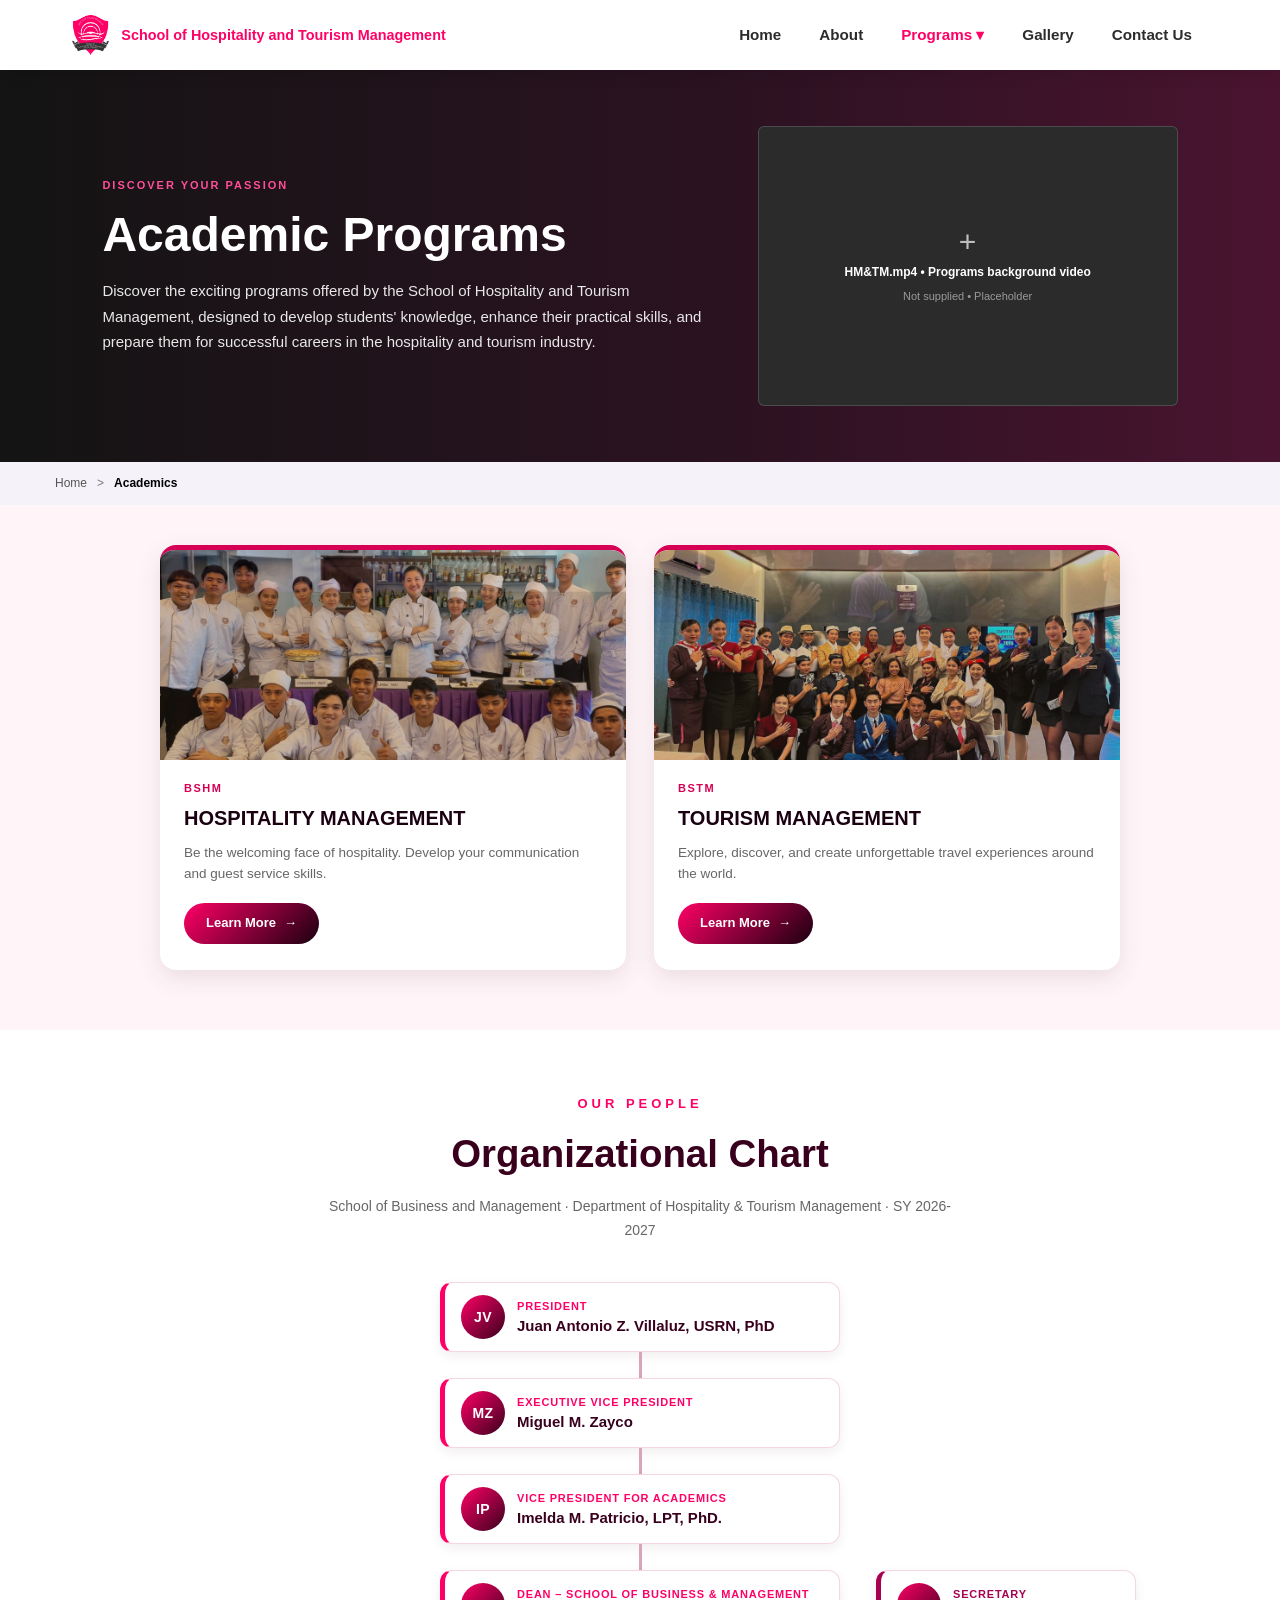
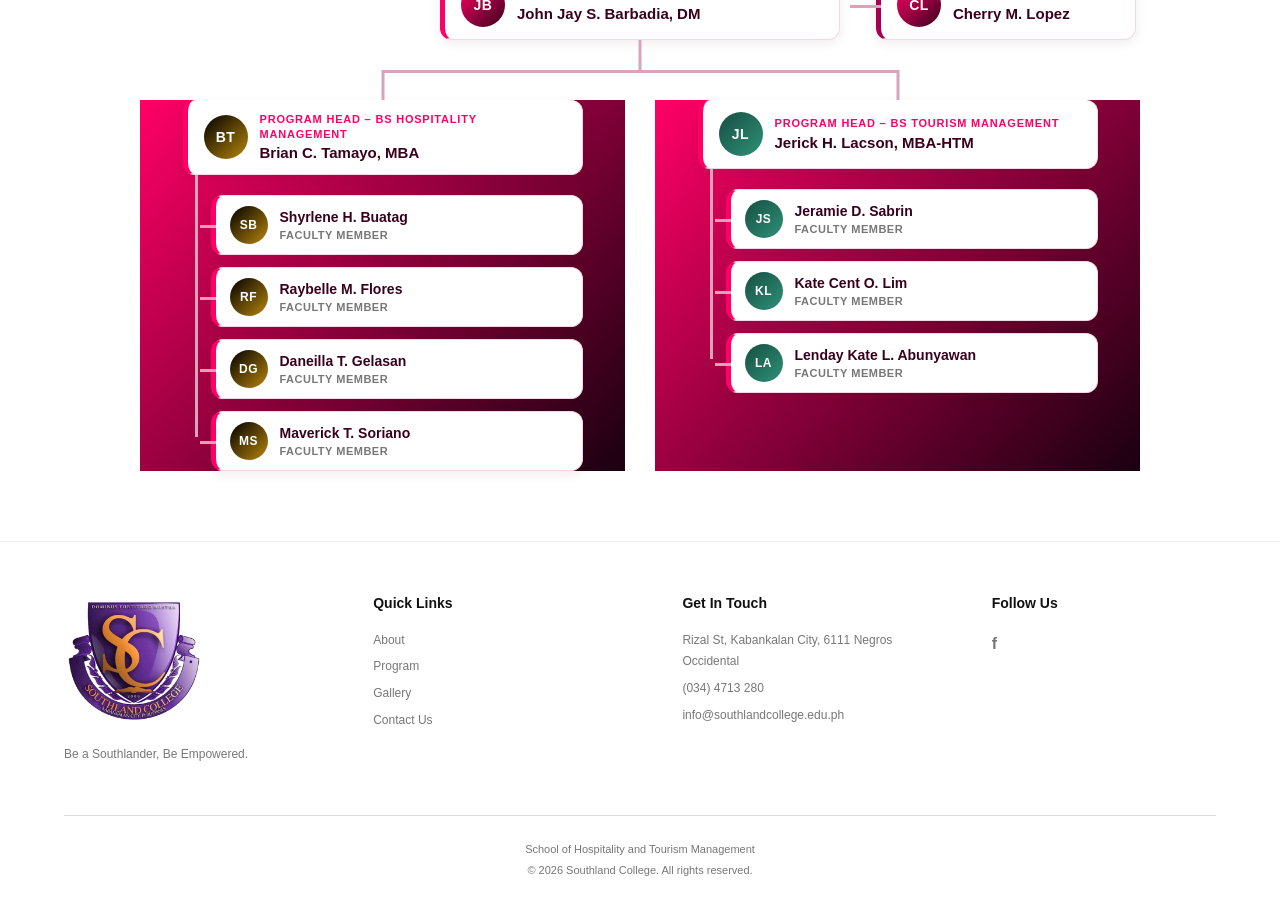
<file: program.html>
<!DOCTYPE html>
<html lang="en">
<head>
    <meta charset="UTF-8">
    <meta name="viewport" content="width=device-width, initial-scale=1.0">
    <title>Program</title>
    <link rel="stylesheet" href="css/style.css">
</head>
<body class="program">
    
    <!--Navigation header-->
    <header>
        <div class="nav-container">
            <div class="logo-brand">
                

                <!-- Bottom Row: SHTM Logo + Subtitle Text -->
                <div class="logo-row">
                    <img src="images/SHTMlogo.png" alt="SHTM Logo" class="brand-logo">
                    <span class="shtm-subtitle">School of Hospitality and Tourism Management</span>
                </div>
            </div>

            <!-- Menu Button -->
                <button class="menu-btn" onclick="showMenu()">☰</button>

            <!-- Navigation Links -->
            <div class="nav" id="navLinks">

                <button class="close-btn" onclick="hideMenu()">✕</button>

                <a href="index.html">Home</a>
                <a href="about.html">About</a>
                

            <div class="dropdown">
                <button href="program.html" class="dropbtn">Programs ▾</button>
                <div class="dropdown-content">
                <a href="program.html">ALL PROGRAMS</a>
                <a href="hm.html">BSHM | Hospitality Management</a>
                <a href="tm.html">BSTM | Tourism Management</a>
                </div>
            </div>

                <a href="gallery.html">Gallery</a>
                <a href="contact.html">Contact Us</a>
            </div>
            </div>

        </div>
    </header>

   
<!-- HERO SECTION -->
<section class="prog-hero" id="program">
    <div class="prog-hero-inner">

        <div class="prog-hero-text">
            <span class="prog-tag">DISCOVER YOUR PASSION</span>
            <h1>Academic Programs</h1>
            <p>
                Discover the exciting programs offered by the School of Hospitality and Tourism Management,
                designed to develop students' knowledge, enhance their practical skills,
                and prepare them for successful careers in the hospitality and tourism industry.
            </p>
        </div>

        <!-- Programs background video (placeholder shows until the video is added) -->
        <div class="prog-video">
            <div class="prog-video-placeholder">
                <span class="plus">+</span>
                <strong>HM&amp;TM.mp4 &bull; Programs background video</strong>
                <small>Not supplied &bull; Placeholder</small>
            </div>
            <video autoplay muted loop playsinline>
                <source src="video/hm-tm.mp4" type="video/mp4">
            </video>
        </div>

    </div>
</section>

<!-- BREADCRUMB -->
<div class="breadcrumb">
    <a href="home.html">Home</a>
    <span>&gt;</span>
    <strong>Academics</strong>
</div>

<!-- PROGRAM CARDS -->
<section class="prog-cards">
    <div class="prog-cards-grid">

        <!-- Hospitality Management -->
        <article class="prog-card prog-card-hm">
            <div class="prog-card-img"></div>
            <div class="prog-card-body">
                <span class="prog-card-code">BSHM</span>
                <h2>Hospitality Management</h2>
                <p>Be the welcoming face of hospitality. Develop your communication and guest service skills.</p>
                <a href="hm.html" class="prog-btn">Learn More <span>&rarr;</span></a>
            </div>
        </article>

        <!-- Tourism Management -->
        <article class="prog-card prog-card-tm">
            <div class="prog-card-img"></div>
            <div class="prog-card-body">
                <span class="prog-card-code">BSTM</span>
                <h2>Tourism Management</h2>
                <p>Explore, discover, and create unforgettable travel experiences around the world.</p>
                <a href="tm.html" class="prog-btn">Learn More <span>&rarr;</span></a>
            </div>
        </article>

    </div>
</section>

<!-- ORGANIZATIONAL CHART -->
<section class="org-section" id="org-chart">
    <div class="org-inner">

        <div class="org-header">
            <span class="org-label">OUR PEOPLE</span>
            <h2>Organizational Chart</h2>
            <p>School of Business and Management &middot; Department of Hospitality &amp; Tourism Management &middot; SY 2026-2027</p>
        </div>

        <div class="org-tree">

            <!-- President -->
            <div class="org-node org-top">
                <span class="org-avatar">JV</span>
                <div class="org-text">
                    <span class="org-role">President</span>
                    <strong class="org-name">Juan Antonio Z. Villaluz, USRN, PhD</strong>
                </div>
            </div>
            <div class="org-link"></div>

            <!-- Executive Vice President -->
            <div class="org-node org-top">
                <span class="org-avatar">MZ</span>
                <div class="org-text">
                    <span class="org-role">Executive Vice President</span>
                    <strong class="org-name">Miguel M. Zayco</strong>
                </div>
            </div>
            <div class="org-link"></div>

            <!-- Vice President for Academics -->
            <div class="org-node org-top">
                <span class="org-avatar">IP</span>
                <div class="org-text">
                    <span class="org-role">Vice President for Academics</span>
                    <strong class="org-name">Imelda M. Patricio, LPT, PhD.</strong>
                </div>
            </div>
            <div class="org-link"></div>

            <!-- Dean + Secretary -->
            <div class="org-dean-row">
                <div class="org-node org-top">
                    <span class="org-avatar">JB</span>
                    <div class="org-text">
                        <span class="org-role">Dean &ndash; School of Business &amp; Management</span>
                        <strong class="org-name">John Jay S. Barbadia, DM</strong>
                    </div>
                </div>

                <div class="org-node org-side">
                    <span class="org-avatar">CL</span>
                    <div class="org-text">
                        <span class="org-role">Secretary</span>
                        <strong class="org-name">Cherry M. Lopez</strong>
                    </div>
                </div>
            </div>

            <!-- Program branches -->
            <div class="org-branches">

                <!-- BS Hospitality Management -->
                <div class="org-branch org-hm">
                    <div class="org-node org-head">
                        <span class="org-avatar">BT</span>
                        <div class="org-text">
                            <span class="org-role">Program Head &ndash; BS Hospitality Management</span>
                            <strong class="org-name">Brian C. Tamayo, MBA</strong>
                        </div>
                    </div>

                    <ul class="org-faculty">
                        <li class="org-node org-member">
                            <span class="org-avatar">SB</span>
                            <div class="org-text">
                                <strong class="org-name">Shyrlene H. Buatag</strong>
                                <span class="org-role">Faculty Member</span>
                            </div>
                        </li>
                        <li class="org-node org-member">
                            <span class="org-avatar">RF</span>
                            <div class="org-text">
                                <strong class="org-name">Raybelle M. Flores</strong>
                                <span class="org-role">Faculty Member</span>
                            </div>
                        </li>
                        <li class="org-node org-member">
                            <span class="org-avatar">DG</span>
                            <div class="org-text">
                                <strong class="org-name">Daneilla T. Gelasan</strong>
                                <span class="org-role">Faculty Member</span>
                            </div>
                        </li>
                        <li class="org-node org-member">
                            <span class="org-avatar">MS</span>
                            <div class="org-text">
                                <strong class="org-name">Maverick T. Soriano</strong>
                                <span class="org-role">Faculty Member</span>
                            </div>
                        </li>
                    </ul>
                </div>

                <!-- BS Tourism Management -->
                <div class="org-branch org-tm">
                    <div class="org-node org-head">
                        <span class="org-avatar">JL</span>
                        <div class="org-text">
                            <span class="org-role">Program Head &ndash; BS Tourism Management</span>
                            <strong class="org-name">Jerick H. Lacson, MBA-HTM</strong>
                        </div>
                    </div>

                    <ul class="org-faculty">
                        <li class="org-node org-member">
                            <span class="org-avatar">JS</span>
                            <div class="org-text">
                                <strong class="org-name">Jeramie D. Sabrin</strong>
                                <span class="org-role">Faculty Member</span>
                            </div>
                        </li>
                        <li class="org-node org-member">
                            <span class="org-avatar">KL</span>
                            <div class="org-text">
                                <strong class="org-name">Kate Cent O. Lim</strong>
                                <span class="org-role">Faculty Member</span>
                            </div>
                        </li>
                        <li class="org-node org-member">
                            <span class="org-avatar">LA</span>
                            <div class="org-text">
                                <strong class="org-name">Lenday Kate L. Abunyawan</strong>
                                <span class="org-role">Faculty Member</span>
                            </div>
                        </li>
                    </ul>
                </div>

            </div>
        </div>

    </div>
</section>

<!-- FOOTER -->
<footer class="footer">
    <div class="footer-container">

        <!-- SCHOOL LOGO -->
        <div class="footer-col footer-brand">
            <img src="images/sc logo.png" alt="Southland College Logo">
            <p>Be a Southlander, Be Empowered.</p>
        </div>

        <!-- QUICK LINKS -->
        <div class="footer-col">
            <h5>Quick Links</h5>
            <a href="about.html">About</a>
            <a href="program.html">Program</a>
            <a href="gallery.html">Gallery</a>
            <a href="contact.html">Contact Us</a>
        </div>

        <!-- CONTACT INFORMATION -->
        <div class="footer-col">
            <h5>Get In Touch</h5>
            <p>Rizal St, Kabankalan City, 6111 Negros Occidental</p>
            <p>(034) 4713 280</p>
            <p>info@southlandcollege.edu.ph</p>
        </div>

        <!-- SOCIAL MEDIA -->
        <div class="footer-col">
            <h5>Follow Us</h5>
            <div class="social-links">
                <a href="https://www.facebook.com/SCHospitalityAndTourismManagement">f</a>
            </div>
        </div>

    </div>

    <!-- FOOTER BOTTOM -->
    <div class="footer-bottom">
        <p>School of Hospitality and Tourism Management</p>
        <p>© 2026 Southland College. All rights reserved.</p>

    </div>
</footer>

<script>
        function showMenu() { document.getElementById('navLinks').classList.add('show'); }
        function hideMenu() { document.getElementById('navLinks').classList.remove('show'); }
</script>

    
</body>
</html>
</file>
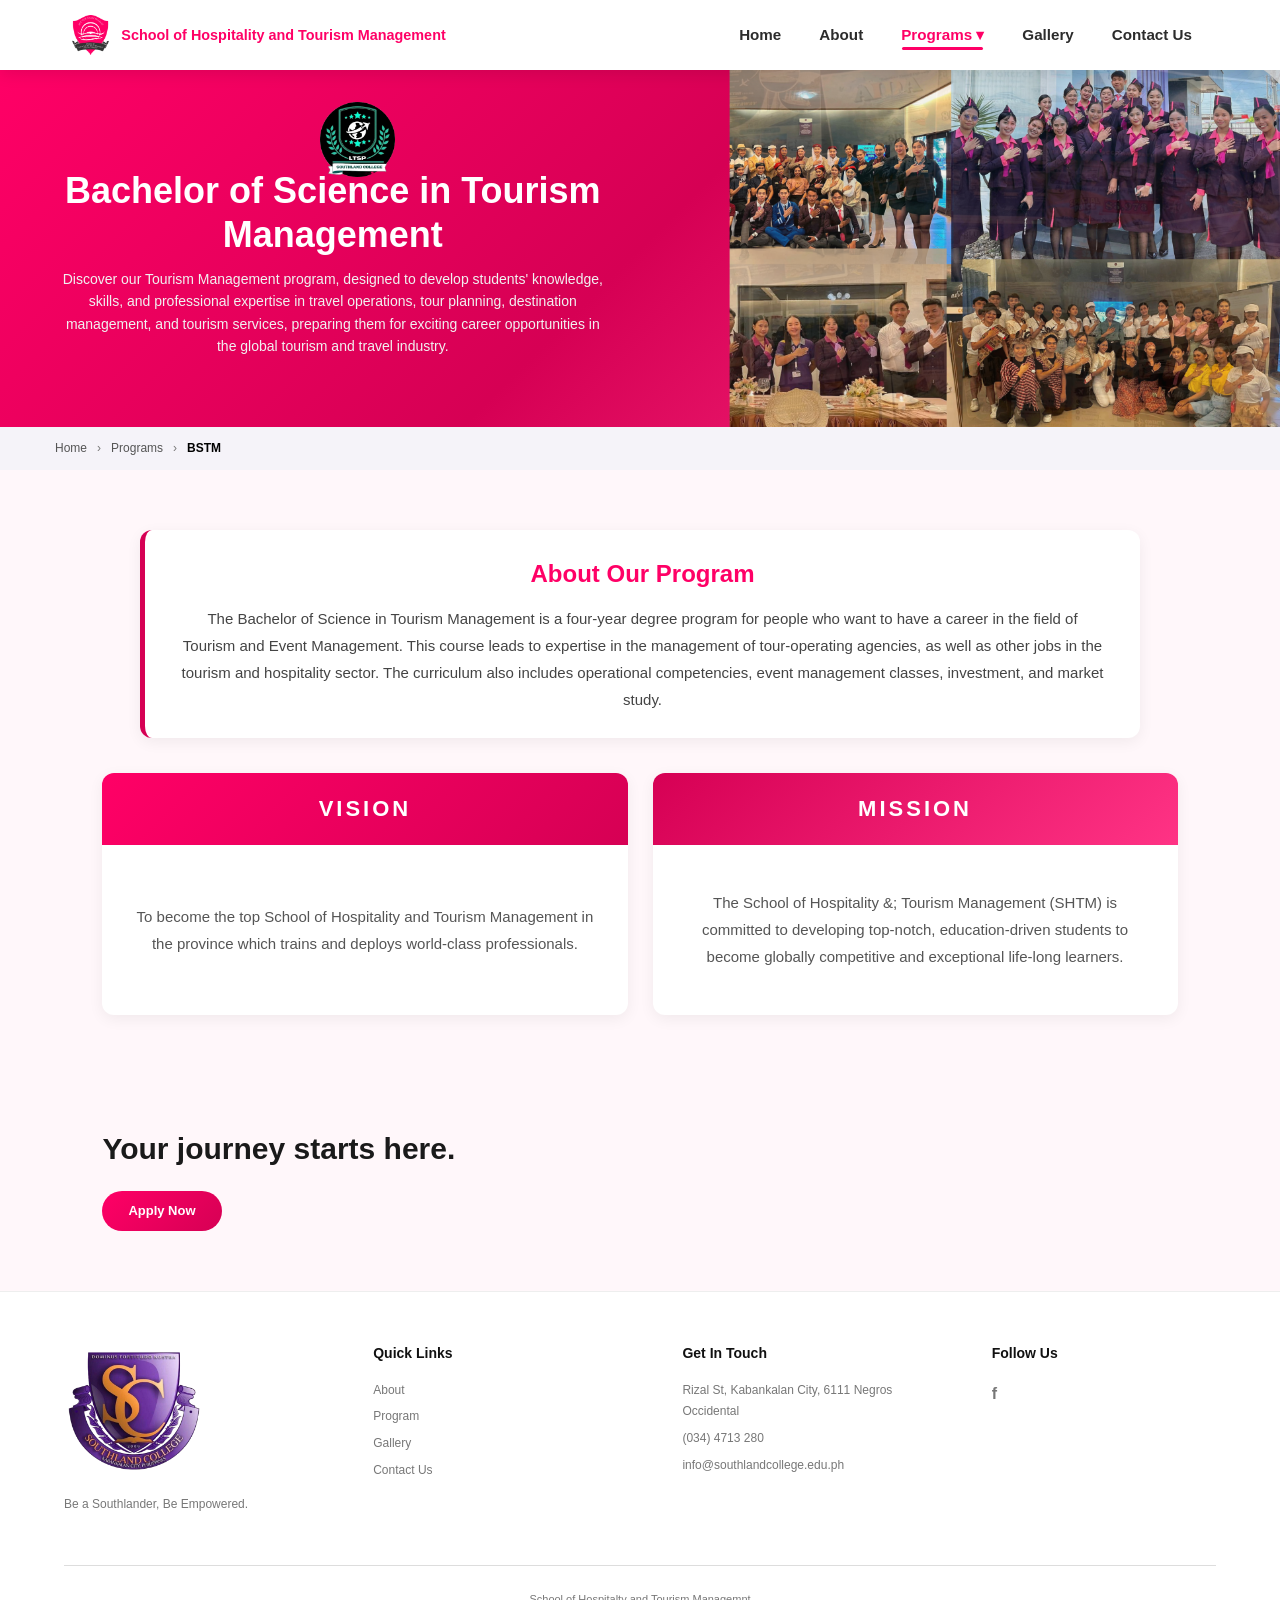
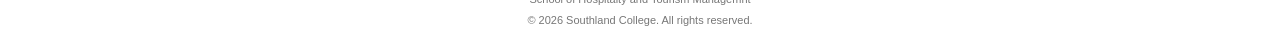
<file: tm.html>
<!DOCTYPE html>
<html lang="en">
<head>
    <meta charset="UTF-8">
    <meta name="viewport" content="width=device-width, initial-scale=1.0">
    <title>Tourism Management</title>
    <link rel="stylesheet" href="css/style.css">
</head>
<body class="tm">
    <!--Navigation header-->
    <header>
        <div class="nav-container">
            <div class="logo-brand">
                

                <!-- Bottom Row: SHTM Logo + Subtitle Text -->
                <div class="logo-row">
                    <img src="images/SHTMlogo.png" alt="SHTM Logo" class="brand-logo">
                    <span class="shtm-subtitle">School of Hospitality and Tourism Management</span>
                </div>
            </div>

                <!-- Menu Button -->
                <button class="menu-btn" onclick="showMenu()">☰</button>

            <!-- Navigation Links -->
            <div class="nav" id="navLinks">

                <button class="close-btn" onclick="hideMenu()">✕</button>

                <a href="index.html">Home</a>
                <a href="about.html">About</a>
                

            <div class="dropdown">
                <button href="program.html" class="dropbtn">Programs ▾</button>
                <div class="dropdown-content">
                <a href="program.html">ALL PROGRAMS</a>
                <a href="hm.html">BSHM | Hospitality Management</a>
                <a href="tm.html">BSTM | Tourism Management</a>
                </div>
            </div>

                <a href="gallery.html">Gallery</a>
                <a href="contact.html">Contact Us</a>
            </div>
            </div>

        </div>
    </header>
    <!-- HERO SECTION -->
<section class="tm-hero" id="program">

    <!-- Background Image -->
    <img src="images/TM.png" alt="Tourism Management" class="tm-image">

    <!-- Background Overlay -->
    <div class="hero-overlay-tm"></div>

    <!-- CENTER LOGO -->
    <div class="tm-logo">
        <img src="images/TM LOGO.png" alt="SHTM Logo">
    </div>

    <!-- HERO CONTENT -->
    <div class="tm-content-hero">
        <h1>Bachelor of Science in Tourism Management</h1>

        <p>
            Discover our Tourism Management program, designed to develop
            students' knowledge, skills, and professional expertise in
            travel operations, tour planning, destination management,
            and tourism services, preparing them for exciting career
            opportunities in the global tourism and travel industry.
        </p>
    </div>

</section>

<!-- BREADCRUMB -->
<div class="breadcrumb">
    <a href="home.html">Home</a>
    <span>&rsaquo;</span>
    <a href="program.html">Programs</a>
    <span>&rsaquo;</span>
    <strong>BSTM</strong>
</div>

<!-- ABOUT SHTM SECTION -->
<section class="about-shtm">

    <!-- PROGRAM DESCRIPTION -->
    <div class="about-description">
        <h2>About Our Program</h2>
        <p>
            The Bachelor of Science in Tourism Management is a four-year degree program for people who want to have a career in the field of Tourism and Event Management. This course leads to expertise in the management of tour-operating agencies, as well as other jobs in the tourism and hospitality sector. 
            The curriculum also includes operational competencies, event management classes, investment, and market study.
    </div>

    <!-- VISION AND MISSION -->
    <div class="vm-container">

        <!-- VISION -->
        <div class="vm-card">
            <div class="vm-header">
                <h3>VISION</h3>
            </div>

            <div class="vm-content">
                <p>
                    To become the top School of Hospitality and Tourism Management in the province which trains and deploys world-class professionals.
                </p>
            </div>
        </div>

        <!-- MISSION -->
        <div class="vm-card">
            <div class="vm-header">
                <h3>MISSION</h3>
            </div>

            <div class="vm-content">
                <p>
                    The School of Hospitality &; Tourism Management (SHTM) is committed to developing top-notch, education-driven students to become globally competitive and exceptional life-long learners.
            </div>
        </div>

    </div>

</section>



<!-- CALL TO ACTION -->
<section class="tm-cta">
    <h2>Your journey starts here.</h2>
    <a href="contact.html" class="tm-cta-btn">Apply Now</a>
</section>


<!-- FOOTER -->
<footer class="footer">
    <div class="footer-container">

        <!-- SCHOOL LOGO -->
        <div class="footer-col footer-brand">
            <img src="images/sc logo.png" alt="Southland College Logo">
            <p>Be a Southlander, Be Empowered.</p>
        </div>

        <!-- QUICK LINKS -->
        <div class="footer-col">
            <h5>Quick Links</h5>
            <a href="about.html">About</a>
            <a href="program.html">Program</a>
            <a href="gallery.html">Gallery</a>
            <a href="contact.html">Contact Us</a>
        </div>

        <!-- CONTACT INFORMATION -->
        <div class="footer-col">
            <h5>Get In Touch</h5>
            <p>Rizal St, Kabankalan City, 6111 Negros Occidental</p>
            <p>(034) 4713 280</p>
            <p>info@southlandcollege.edu.ph</p>
        </div>

        <!-- SOCIAL MEDIA -->
        <div class="footer-col">
            <h5>Follow Us</h5>
            <div class="social-links">
                <a href="https://www.facebook.com/SCHospitalityAndTourismManagement">f</a>
            </div>
        </div>

    </div>

    <!-- FOOTER BOTTOM -->
    <div class="footer-bottom">
        <p>School of Hospitalty and Tourism Managemnt</p>
        <p>© 2026 Southland College. All rights reserved.</p>

    </div>
</footer>

<script>
    var navLinks = document.getElementById("navLinks");

    function showMenu() {
        navLinks.style.right = "0";
    }

    function hideMenu() {
        navLinks.style.right = "-200px";
    }
</script>
</body>
</html>
</file>
<file: css/style.css>
/* ==========================================================
   style.css  —  merged from:
   home.css, about.css, program.css, hm.css, tm.css,
   gallery.css, contact.css

   Structure
     1. Variables & base
     2. Header & navigation (shared)
     3. Shared components (breadcrumb, footer)
     4. HOME (global components: hero, explore, cards, admission)
     5. ABOUT        (body.about)
     6. PROGRAM      (body.program)
     7. HOSPITALITY  (body.hm)
     8. TOURISM      (body.tm)
     9. GALLERY      (body.gallery)
    10. CONTACT      (body.contact)
    11. Shared responsive rules
   ========================================================== */

/* ==========================================
   1. VARIABLES & BASE
========================================== */
:root {
  --primary-color: #FF0066;
  --primary-dark: #D60054;
  --primary-light: #FF3385;
  --accent-dark: #2C2C2C;
  --accent-black: #1A1A1A;
  --maroon: #39001d;
  --bg-light: #F9F9F9;
  --text-main: #333333;
  --text-muted: #666666;
  --white: #FFFFFF;
  --shadow: 0 4px 15px rgba(0, 0, 0, 0.1);
  --transition: all 0.3s ease;

  /* HM */
  --hm-gold: #FF0066;
  --hm-dark-gold: #D60054;
  --hm-border: #FF3385;
  --hm-gradient: linear-gradient(90deg, #141414 0%, #2a1220 55%, #4a1430 100%);

  /* TM */
  --tm-dark: #FF0066;
  --tm-mid: #D60054;
  --tm-light: #FF3385;
  --tm-border: #D60054;
  --tm-gradient: linear-gradient(90deg, #141414 0%, #2a1220 55%, #4a1430 100%);
}


* {
  margin: 0;
  padding: 0;
  box-sizing: border-box;
  font-family: 'Segoe UI', Tahoma, Geneva, Verdana, sans-serif;
}

body {
  background-color: #fafbfc;
  color: var(--text-main);
  line-height: 1.6;
}

a { text-decoration: none; color: inherit; }
ul { list-style: none; }

/* ==========================================
   2. HEADER & NAVIGATION
========================================== */
header {
  background-color: var(--white);
  box-shadow: var(--shadow);
  position: sticky;
  top: 0;
  z-index: 1000;
}

.nav-container {
  max-width: 1200px;
  margin: 0 auto;
  display: flex;
  justify-content: space-between;
  align-items: center;
  padding: 0.8rem 2rem;
}

.logo-brand { display: flex; flex-direction: row; gap: 6px; }
.logo-row { display: flex; align-items: center; gap: 12px; }
.brand-logo { height: 40px; width: auto; object-fit: contain; }

.sc-title {
  font-size: 1.1rem;
  font-weight: 800;
  color: var(--accent-black);
  line-height: 1;
  text-transform: uppercase;
  letter-spacing: 0.5px;
}

.shtm-subtitle {
  font-size: 0.9rem;
  font-weight: 700;
  color: var(--primary-color);
  line-height: 1;
}

.nav {
  display: flex;
  align-items: center;
  gap: 6px;
}

.nav > a,
.dropbtn {
  position: relative;
  display: inline-block;
  padding: 10px 16px;
  color: var(--accent-dark);
  font-size: 0.95rem;
  font-weight: 600;
  background: none;
  border: none;
  border-radius: 8px;
  cursor: pointer;
  transition: var(--transition);
}

.nav > a::after,
.dropbtn::after {
  content: "";
  position: absolute;
  left: 50%;
  bottom: 4px;
  width: 0;
  height: 3px;
  background: var(--primary-color);
  border-radius: 3px;
  transition: var(--transition);
}

.nav > a:hover,
.dropdown:hover .dropbtn {
  color: var(--primary-color);
  transform: translateY(-2px);
}

.nav > a:hover::after,
.dropdown:hover .dropbtn::after {
  width: 70%;
  left: 15%;
}

/* highlight "Programs" on program pages */
body.program .dropbtn,
body.hm .dropbtn,
body.tm .dropbtn { color: var(--primary-color); }

body.hm .dropbtn::after,
body.tm .dropbtn::after { width: 70%; left: 15%; }

/* Dropdown */
.dropdown { position: relative; display: inline-block; }

.dropdown-content {
  position: absolute;
  top: 100%;
  left: 0;
  min-width: 270px;
  background: #fff;
  border-radius: 10px;
  overflow: hidden;
  box-shadow: var(--shadow);
  opacity: 0;
  visibility: hidden;
  transform: translateY(12px);
  transition: var(--transition);
  z-index: 200;
}

.dropdown:hover .dropdown-content,
.dropdown:focus-within .dropdown-content {
  opacity: 1;
  visibility: visible;
  transform: translateY(0);
}

.dropdown-content a {
  display: block;
  padding: 14px 18px;
  color: var(--accent-dark);
  font-weight: 600;
  font-size: 0.9rem;
  border-left: 4px solid transparent;
  transition: var(--transition);
}

.dropdown-content a:hover {
  background: #F9F9F9;
  border-left-color: var(--primary-color);
  padding-left: 26px;
}

.menu-btn,
.close-btn { display: none; }

/* ==========================================
   3. SHARED COMPONENTS
========================================== */

/* ----- Breadcrumb ----- */
.breadcrumb {
  background: #f5f3f9;
  padding: 12px 4.3%;
  display: flex;
  align-items: center;
  gap: 10px;
  font-size: 12px;
}
.breadcrumb a { color: #555; }
.breadcrumb a:hover { color: var(--maroon); }
.breadcrumb span { color: #777; }
.breadcrumb strong { color: #000; font-weight: 700; }

body.gallery .breadcrumb,
body.contact .breadcrumb { padding: 12px 8%; }

/* ----- Footer ----- */
.footer {
  background: #fff;
  padding: 50px 5% 15px;
  color: #777;
  border-top: 1px solid #eee;
}

.footer-container {
  display: grid;
  grid-template-columns: 1.2fr 1.2fr 1.2fr 1fr;
  gap: 40px;
  padding-bottom: 45px;
}

.footer-col h5 { color: #111; font-size: 14px; font-weight: 700; margin-bottom: 15px; }

.footer-col p,
.footer-col a { font-size: 12px; line-height: 1.8; color: #777; margin: 0 0 5px; }

.footer-col a { display: block; transition: 0.3s; }
.footer-col a:hover { color: var(--maroon); }

.footer-brand img { width: 140px; height: auto; margin-bottom: 12px; }

.social-links { display: flex; gap: 15px; }
.social-links a { font-size: 16px; font-weight: bold; color: #777; }

.footer-bottom { border-top: 1px solid #ddd; text-align: center; padding-top: 22px; }
.footer-bottom p { font-size: 11px; color: #777; margin: 3px 0; }

/* contact page footer variant */
body.contact .footer-col h5 { color: var(--maroon); }
body.contact .footer-col p,
body.contact .footer-col a { color: #666; }
body.contact .footer-col a:hover { color: var(--primary-color); }
body.contact .footer-col .social-links a:hover { background: var(--maroon); color: #fff; }

/* ==========================================
   4. HOME  (shared components)
========================================== */

/* ----- Hero / intro (dark) ----- */
.intro {
  display: flex;
  align-items: center;
  justify-content: space-between;
  gap: 40px;
  padding: 50px 8%;
  min-height: 50vh;
  background: linear-gradient(90deg, #141414 0%, #2a1220 55%, #4a1430 100%);
  color: #fff;
}

.intro-content {
  flex: 1;
  display: flex;
  flex-direction: column;
  justify-content: center;
  text-align: left;
  max-width: 650px;
}

.hero-tag {
  display: block;
  font-size: 12px;
  font-weight: 600;
  color: #ff4f9a;
  margin-bottom: 8px;
  letter-spacing: 1px;
}

.hero-title {
  font-size: 40px;
  line-height: 1.15;
  font-weight: 700;
  margin-bottom: 16px;
}

.hero-sub {
  font-size: 14px;
  color: #e8e8e8;
  margin-bottom: 22px;
}

.hero-buttons { display: flex; gap: 12px; flex-wrap: wrap; }

.btn {
  font-size: 12px;
  font-weight: 600;
  padding: 10px 22px;
  border-radius: 999px;
  border: none;
  cursor: pointer;
  transition: transform .2s ease, box-shadow .2s ease;
}
.btn:hover { transform: translateY(-2px); box-shadow: 0 6px 16px rgba(0,0,0,.4); }
.btn-primary { color: #fff; background: linear-gradient(135deg, #ff0066, #1a0010); }
.btn-secondary { color: #e6197a; background: #fff; }

.bg-video {
  order: 2;
  width: 420px;
  height: 280px;
  flex-shrink: 0;
  background: #2b2b2b;
  border-radius: 12px;
  overflow: hidden;
}

.bg-video video {
  width: 100%;
  height: 100%;
  object-fit: cover;
  display: block;
}
/* ----- Welcome / about section ----- */
.hero {
  display: grid;
  grid-template-columns: 1.1fr 1fr;
  align-items: center;
  gap: 50px;
  padding: 60px 8%;
  background: #fff;
}

.welcome {
  display: flex;
  align-items: center;
  gap: 15px;
  margin-bottom: 10px;
}

.welcome span { height: 1px; background-color: #7a2048; flex: 1; }

.welcome p {
  color: #7a2048;
  font-weight: bold;
  font-size: 12px;
  letter-spacing: 1px;
  text-transform: uppercase;
}

.hero-content h2 {
  font-size: 32px;
  line-height: 1.3;
  margin-bottom: 12px;
  color: #1a0010;
}

.description {
  color: #7a2048;
  font-size: 15px;
  line-height: 1.65;
  margin-bottom: 14px;
}

.second { font-size: 14px; }

.hero-video {
  width: 100%;
  height: 335px;
  padding: 4px;
  border: 3px solid #eeeaf5;
  border-radius: 17px;
  box-shadow: 0 15px 30px rgba(0, 0, 0, 0.15);
  overflow: hidden;
}

.hero-video video {
  width: 100%;
  height: 100%;
  object-fit: cover;
  border-radius: 12px;
  display: block;
}

/* ----- Learn more button ----- */
.learn-btn {
  display: inline-flex;
  align-items: center;
  gap: 15px;
  background: linear-gradient(135deg, #ff0066, #1a0010);
  color: #fff;
  padding: 12px 28px;
  border-radius: 9px;
  font-size: 13px;
  font-weight: bold;
  margin-top: 8px;
  transition: var(--transition);
}

.learn-btn:hover { background: #1a0010; transform: translateY(-3px); }

/* ----- Explore / programs (pink) ----- */
.explore-section {
  background-image:
    radial-gradient(circle at top right, rgba(255,255,255,0.15), transparent 35%),
    linear-gradient(135deg, #ff0066, #d90059, #a80050);
  padding: 50px 8%;
  color: #fff;
  overflow: hidden;
}

.section-heading { text-align: center; margin-bottom: 30px; }

.subtitle {
  display: inline-block;
  font-size: 12px;
  letter-spacing: 5px;
  margin-bottom: 18px;
  color: #ffe0ed;
}

.section-heading h1 { font-size: 32px; margin-bottom: 12px; }

.section-heading h1 span {
  font-family: Georgia, serif;
  font-style: italic;
  color: #ffd2e4;
}

.section-heading p { font-size: 14px; color: #fff0f6; }

/* ----- Program cards (home + program page) ----- */
.prog-cards { padding: 40px 8% 60px; }

.prog-cards-grid {
  max-width: 960px;
  margin: 0 auto;
  display: grid;
  grid-template-columns: repeat(2, minmax(0, 1fr));
  gap: 28px;
}

.prog-card {
  --accent: #ff0066;
  background: #ffffff;
  border-radius: 16px;
  overflow: hidden;
  border-top: 5px solid var(--accent);
  box-shadow: 0 8px 24px rgba(57, 0, 29, 0.10);
  transition: transform 0.3s ease, box-shadow 0.3s ease;
}

.prog-card:hover {
  transform: translateY(-6px);
  box-shadow: 0 16px 34px rgba(57, 0, 29, 0.18);
}

.prog-card-hm { --accent:  #D60054; }
.prog-card-tm { --accent:  #D60054; }

.prog-card-img {
  height: 210px;
  background-size: cover;
  background-position: center;
  background-color: #39001d;
}

.prog-card-hm .prog-card-img {
  background-image: url('../images/hm1.png'), linear-gradient(135deg, #ff0066, #1a0010);
}

.prog-card-tm .prog-card-img {
  background-image: url('../images/tm1.png'), linear-gradient(135deg, #ff0066, #1a0010);
}

.prog-card-body { padding: 20px 24px 26px; }

.prog-card-code {
  display: block;
  color: var(--accent);
  font-size: 11px;
  font-weight: 700;
  letter-spacing: 1.5px;
  margin-bottom: 4px;
}

.prog-card h2 {
  color: #1a0010;
  font-size: 20px;
  text-transform: uppercase;
  margin-bottom: 8px;
}

.prog-card p {
  color: #666;
  font-size: 13.5px;
  line-height: 1.6;
  margin-bottom: 18px;
}

.prog-btn {
  display: inline-flex;
  align-items: center;
  gap: 8px;
  padding: 10px 22px;
  border-radius: 999px;
  background: linear-gradient(135deg, #ff0066, #1a0010);
  color: #ffffff;
  font-size: 13px;
  font-weight: 700;
  transition: transform 0.2s ease, box-shadow 0.2s ease;
}

.prog-btn:hover {
  transform: translateY(-2px);
  box-shadow: 0 6px 16px rgba(57, 0, 29, 0.35);
}

/* ----- Admission ----- */
.admission-section { padding: 50px 8%; }

.admission-container {
  max-width: 1100px;
  margin: auto;
  padding: 25px;
  background: #f8f5f7;
  border: 1px solid #e8dce2;
  border-radius: 15px;
  box-shadow: 0 5px 12px rgba(0, 0, 0, 0.08);
}

.admission-header { margin-bottom: 22px; }
.header-title { display: flex; align-items: center; gap: 12px; }
.header-icon { font-size: 25px; color: var(--maroon); }
.admission-header h2 { font-size: 21px; color: var(--maroon); }
.admission-header p { font-size: 13px; color: #666; margin: 8px 0 0 34px; line-height: 1.6; }

.admission-content { display: grid; grid-template-columns: 1fr 1fr; gap: 22px; }

.application-card,
.contact-card {
  background: #fff;
  border: 1px solid #e5dce1;
  border-radius: 12px;
  padding: 22px;
}

.application-card h3,
.contact-card h3 { color: var(--maroon); font-size: 16px; margin-bottom: 18px; }

.application-step { display: flex; align-items: flex-start; gap: 13px; margin-bottom: 13px; }
.application-step:last-child { margin-bottom: 0; }

.step-number {
  min-width: 20px;
  height: 20px;
  background: var(--maroon);
  color: #fff;
  border-radius: 50%;
  display: flex;
  justify-content: center;
  align-items: center;
  font-size: 11px;
  font-weight: 700;
}

.application-step p { color: #555; font-size: 13px; line-height: 1.5; }

.contact-description { color: #666; font-size: 13px; line-height: 1.6; margin-bottom: 18px; }

.contact-info { margin-bottom: 13px; border-bottom: 1px solid #e5dce1; padding-bottom: 9px; }

.contact-info span {
  display: block;
  color: var(--maroon);
  font-size: 11px;
  font-weight: 700;
  letter-spacing: 1px;
  margin-bottom: 5px;
}

.contact-info p { color: #555; font-size: 13px; }

.contact-btn {
  display: flex;
  justify-content: center;
  align-items: center;
  gap: 10px;
  background: var(--maroon);
  color: #fff;
  padding: 12px 20px;
  border-radius: 25px;
  font-size: 12px;
  font-weight: 700;
  margin-top: 18px;
  transition: 0.3s;
}
.contact-btn:hover { background: #59002e; }

/* ==========================================
   5. ABOUT PAGE  (body.about)
========================================== */
body.about { background: #ffffff; }

/* Intro hero */
.about-hero {
  background: linear-gradient(90deg, #141414 0%, #2a1220 55%, #4a1430 100%);
  color: #fff;
  padding: 52px 8% 60px;
  text-align: center;
}
.about-hero-inner { max-width: 1100px; margin: 0 auto; }
.about-tag {
  display: block;
  font-size: 11px;
  font-weight: 700;
  letter-spacing: 2px;
  color: #ff4f9a;
  text-transform: uppercase;
  margin-bottom: 10px;
}
.about-hero h2 {
  font-size: clamp(1.8rem, 4vw, 2.8rem);
  font-weight: 800;
  line-height: 1.15;
  margin-bottom: 16px;
}
.about-hero p {
  color: #e8e8e8;
  font-size: 15px;
  line-height: 1.7;
  text-align: center;
}

/* Vision & Mission */
.about-vm { background: #fff5f9; padding: 56px 8%; }
.about-vm-grid {
  max-width: 1100px;
  margin: 0 auto;
  display: grid;
  grid-template-columns: repeat(2, 1fr);
  gap: 24px;
}
.about-vm-card {
  background: #fff0f6;
  border: 1px solid #f5d6e2;
  border-radius: 12px;
  padding: 26px 28px;
  transition: var(--transition);
}
.about-vm-card:hover {
  transform: translateY(-4px);
  border-color: #ff0066;
  box-shadow: 0 8px 20px rgba(255, 0, 102, 0.12);
}
.about-vm-card h3 { color: #39001d; font-size: 1.15rem; margin-bottom: 10px; }
.about-vm-card p { color: #555; font-size: 0.95rem; line-height: 1.7; }

/* Shared section headings */
.about-section { padding: 60px 8%; background: #ffffff; }
.about-section-inner { max-width: 1100px; margin: 0 auto; }

body.about .section-label {
  display: block;
  color: #ff0066;
  font-size: 12px;
  font-weight: 700;
  letter-spacing: 2px;
  text-transform: uppercase;
  margin-bottom: 8px;
}
body.about .section-title {
  color: #1a0010;
  font-size: clamp(1.6rem, 3vw, 2.2rem);
  font-weight: 800;
  margin-bottom: 10px;
  text-align: left;
}
body.about .section-sub { color: var(--text-muted); margin-bottom: 30px; }

/* Goals & objectives */
.goals-grid {
  margin-top: 28px;
  display: grid;
  grid-template-columns: repeat(2, 1fr);
  gap: 16px;
}
.goal-card {
  display: flex;
  align-items: flex-start;
  gap: 16px;
  background: #fff5f9;
  border: 1px solid #f5d6e2;
  border-radius: 12px;
  padding: 20px;
  transition: var(--transition);
}
.goal-card:hover {
  transform: translateY(-4px);
  border-color: #ff0066;
  box-shadow: 0 8px 20px rgba(255, 0, 102, 0.12);
}
.goal-num {
  flex-shrink: 0;
  width: 40px;
  height: 40px;
  display: flex;
  align-items: center;
  justify-content: center;
  color: #ff0066;
  font-weight: 700;
  font-size: 0.9rem;
  border-radius: 10px;
}
.goal-card p { color: #555; font-size: 0.92rem; line-height: 1.65; }

/* Our journey / timeline */
.journey-section { background: #fff5f9; }
.timeline { position: relative; padding: 10px 0; margin-top: 30px; }
.timeline::before {
  content: "";
  position: absolute;
  top: 0;
  bottom: 0;
  left: 50%;
  width: 4px;
  background: linear-gradient(to bottom, #ff3385, #d60054);
  transform: translateX(-50%);
  border-radius: 4px;
}
.timeline-item { position: relative; width: 50%; padding: 10px 40px; margin-bottom: 20px; }
.timeline-item.left { left: 0; text-align: right; }
.timeline-item.right { left: 50%; text-align: left; }
.timeline-item::after {
  content: "";
  position: absolute;
  top: 28px;
  width: 18px;
  height: 18px;
  background: #fff;
  border: 4px solid #ff0066;
  border-radius: 50%;
  z-index: 1;
}
.timeline-item.left::after { right: -11px; }
.timeline-item.right::after { left: -11px; }
.timeline-content {
  background: #fff;
  padding: 20px 24px;
  border-radius: 12px;
  border: 1px solid #f5d6e2;
  border-top: 4px solid #ff0066;
  box-shadow: 0 4px 12px rgba(57, 0, 29, 0.06);
  transition: var(--transition);
}
.timeline-content:hover {
  transform: translateY(-5px);
  box-shadow: 0 8px 20px rgba(255, 0, 102, 0.12);
}
.timeline-year {
  display: inline-block;
  color: #ff0066;
  font-weight: 700;
  font-size: 0.85rem;
  letter-spacing: 1px;
  padding: 4px 14px;
  border-radius: 999px;
  margin-bottom: 10px;
}
.timeline-content h4 { color: #39001d; font-size: 1.05rem; margin-bottom: 8px; }
.timeline-content p { color: #555; font-size: 0.93rem; line-height: 1.6; }

/* Explore Programs button */
.about-cta { padding: 10px 8% 60px; background: #fff; }
.about-cta-inner { max-width: 1100px; margin: 0 auto; }
.explore-btn {
  display: inline-flex;
  align-items: center;
  gap: 10px;
  background: linear-gradient(135deg, #ff0066, #1a0010);
  color: #fff;
  font-size: 13px;
  font-weight: 700;
  padding: 12px 26px;
  border-radius: 999px;
  transition: var(--transition);
}
.explore-btn:hover { background: #ff0066; transform: translateY(-3px); }

@media (max-width: 768px) {
  .about-hero { padding: 40px 6% 44px; }
  .about-vm { padding: 40px 6%; }
  .about-section { padding: 44px 6%; }
  .about-vm-grid,
  .goals-grid { grid-template-columns: 1fr; }
  .about-cta { padding: 0 6% 44px; }

  .timeline::before { left: 18px; }
  .timeline-item,
  .timeline-item.left,
  .timeline-item.right {
    width: 100%;
    left: 0;
    text-align: left;
    padding: 10px 0 10px 50px;
  }
  .timeline-item.left::after,
  .timeline-item.right::after { left: 9px; right: auto; }
}

/* ==========================================
   6. PROGRAM PAGE  (body.program)
========================================== */

/* hero */
.prog-hero {
  background: linear-gradient(90deg, #141414 0%, #2a1220 55%, #4a1430 100%);
  color: #fff;
  padding: 56px 8%;
}

.prog-hero-inner {
  max-width: 1200px;
  margin: 0 auto;
  display: flex;
  align-items: center;
  justify-content: space-between;
  gap: 40px;
}

.prog-hero-text { flex: 1; max-width: 640px; }

.prog-tag {
  display: block;
  font-size: 11px;
  font-weight: 700;
  letter-spacing: 2px;
  color: #ff4f9a;
  margin-bottom: 12px;
}

.prog-hero h1 {
  font-size: clamp(2rem, 5vw, 3rem);
  font-weight: 700;
  line-height: 1.15;
  margin-bottom: 16px;
}

.prog-hero p { color: #e8e8e8; font-size: 15px; line-height: 1.7; }

/* video box */
.prog-video {
  position: relative;
  width: 420px;
  height: 280px;
  flex-shrink: 0;
  background: #2b2b2b;
  border: 1px solid rgba(255, 255, 255, 0.15);
  border-radius: 6px;
  overflow: hidden;
}

.prog-video-placeholder {
  position: absolute;
  inset: 0;
  display: flex;
  flex-direction: column;
  align-items: center;
  justify-content: center;
  gap: 6px;
  text-align: center;
  padding: 20px;
  color: #d6d6d6;
}

.prog-video-placeholder .plus { font-size: 30px; line-height: 1; color: #bdbdbd; }
.prog-video-placeholder strong { font-size: 12px; color: #fff; }
.prog-video-placeholder small { font-size: 11px; color: #9a9a9a; }

.prog-video video {
  position: absolute;
  inset: 0;
  width: 100%;
  height: 100%;
  object-fit: cover;
  z-index: 1;
}

/* cards section background on the program page */
body.program .prog-cards { background: #fff5f9; }

/* ----- Organizational chart ----- */
.org-section { padding: 60px 8% 70px; background: #ffffff; }
.org-inner { max-width: 1000px; margin: 0 auto; }
.org-header { text-align: center; margin-bottom: 40px; }

.org-label { color: #ff0066; font-size: 13px; font-weight: 700; letter-spacing: 4px; }

.org-header h2 {
  color: #39001d;
  font-size: clamp(1.7rem, 4vw, 2.4rem);
  margin: 8px 0 10px;
}

.org-header p { color: #666; font-size: 14px; max-width: 640px; margin: 0 auto; line-height: 1.7; }

.org-tree {
  --org-line: #d9a3bb;
  display: flex;
  flex-direction: column;
  align-items: center;
}

.org-node {
  display: flex;
  align-items: center;
  gap: 12px;
  background: #ffffff;
  border: 1px solid #f5d6e2;
  border-left: 5px solid var(--accent, #ff0066);
  border-radius: 12px;
  padding: 12px 16px;
  box-shadow: 0 4px 12px rgba(57, 0, 29, 0.07);
  transition: transform 0.3s ease, box-shadow 0.3s ease;
  list-style: none;
}

.org-node:hover { transform: translateY(-3px); box-shadow: 0 8px 20px rgba(255, 0, 102, 0.14); }

.org-avatar {
  flex-shrink: 0;
  width: 44px;
  height: 44px;
  border-radius: 50%;
  display: flex;
  align-items: center;
  justify-content: center;
  background: linear-gradient(135deg, #ff0066, #39001d);
  color: #fff;
  font-size: 14px;
  font-weight: 700;
  letter-spacing: 0.5px;
}

.org-text { display: flex; flex-direction: column; gap: 2px; min-width: 0; }

.org-role {
  color: var(--accent, #ff0066);
  font-size: 11px;
  font-weight: 700;
  letter-spacing: 0.8px;
  text-transform: uppercase;
  line-height: 1.3;
}

.org-name { color: #39001d; font-size: 15px; line-height: 1.3; }

.org-top { width: 100%; max-width: 400px; }

.org-link { width: 3px; height: 26px; background: var(--org-line); }

/* dean + secretary */
.org-dean-row {
  position: relative;
  width: 100%;
  max-width: 400px;
  display: flex;
  justify-content: center;
}

.org-dean-row .org-top { max-width: none; }

.org-side {
  position: absolute;
  top: 50%;
  left: calc(100% + 36px);
  transform: translateY(-50%);
  width: 260px;
  --accent: #a80050;
}

.org-side:hover { transform: translateY(calc(-50% - 3px)); }

.org-side::before {
  content: "";
  position: absolute;
  right: 100%;
  top: 50%;
  width: 31px;
  height: 3px;
  margin-right: 0;
  background: var(--org-line);
}

/* branches */
.org-branches {
  position: relative;
  width: 100%;
  display: grid;
  grid-template-columns: 1fr 1fr;
  gap: 30px;
  padding-top: 60px;
}

.org-branches::before {
  content: "";
  position: absolute;
  top: 0;
  left: 50%;
  width: 3px;
  height: 30px;
  background: var(--org-line);
  transform: translateX(-50%);
}

.org-branches::after {
  content: "";
  position: absolute;
  top: 30px;
  left: calc((100% - 30px) / 4);
  right: calc((100% - 30px) / 4);
  height: 3px;
  background: var(--org-line);
}

.org-branch { position: relative; display: flex; flex-direction: column; align-items: center; }

.org-branch::before {
  content: "";
  position: absolute;
  top: -30px;
  left: 50%;
  width: 3px;
  height: 30px;
  background: var(--org-line);
  transform: translateX(-50%);
}

.org-hm { background: linear-gradient(135deg, #ff0066, #1a0010); }
.org-tm { background: linear-gradient(135deg, #ff0066, #1a0010); }

.org-hm .org-avatar { background: linear-gradient(135deg, #000000, #b8860b); }
.org-tm .org-avatar { background: linear-gradient(135deg, #164e42, #2e9278); }

.org-head { width: 100%; max-width: 400px; border-top: 4px solid var(--accent); }

/* faculty list */
.org-faculty {
  position: relative;
  width: 100%;
  max-width: 400px;
  margin: 0;
  padding: 20px 0 0 28px;
  display: flex;
  flex-direction: column;
  gap: 12px;
}

.org-faculty::before {
  content: "";
  position: absolute;
  top: 0;
  left: 12px;
  bottom: 34px;
  width: 3px;
  background: var(--org-line);
}

.org-member { position: relative; padding: 10px 14px; }

.org-member::before {
  content: "";
  position: absolute;
  top: 50%;
  right: 100%;
  width: 16px;
  height: 3px;
  background: var(--org-line);
}

.org-member .org-avatar { width: 38px; height: 38px; font-size: 12px; }
.org-member .org-name { font-size: 14px; }
.org-member .org-role { color: #777; font-weight: 600; letter-spacing: 0.5px; }

/* tablets: secretary goes under the dean */
@media (max-width: 900px) {
  .org-dean-row { flex-direction: column; align-items: center; gap: 0; }

  .org-side {
    position: relative;
    top: auto;
    left: auto;
    transform: none;
    width: 100%;
    max-width: 300px;
    margin-top: 22px;
  }

  .org-side:hover { transform: translateY(-3px); }

  .org-side::before {
    right: auto;
    left: 50%;
    top: auto;
    bottom: 100%;
    width: 3px;
    height: 22px;
    transform: translateX(-50%);
  }
}

@media (max-width: 800px) {
  .prog-hero { padding: 40px 6%; }
  .prog-hero-inner { flex-direction: column; align-items: flex-start; gap: 28px; }
  .prog-video { width: 100%; max-width: 360px; height: 220px; }
}

/* phones: single column */
@media (max-width: 700px) {
  .org-section { padding: 45px 5% 55px; }

  .org-branches { grid-template-columns: 1fr; gap: 44px; padding-top: 30px; }
  .org-branches::after { display: none; }
  .org-branch::before { top: -30px; height: 30px; }
  .org-name { font-size: 14px; }
}

/* ==========================================
   7. HOSPITALITY MANAGEMENT  (body.hm)
========================================== */
.hm-hero {
  position: relative;
  width: 100%;
  min-height: 357px;
  display: flex;
  align-items: center;
  overflow: hidden;
}

.hm-image {
  position: absolute;
  inset: 0;
  width: 100%;
  height: 100%;
  object-fit: contain;
  object-position: right center;
  z-index: 0;
}

.hero-overlay-hm {
  position: absolute;
  inset: 0;
  width: 100%;
  height: 100%;
  background: var(--hm-gradient);
  clip-path: polygon(0 0, 57% 0, 57% 100%, 0 100%);
  z-index: 2;
}

.hm-logo { position: absolute; top: 10%; left: 25%; padding-right: 10px; z-index: 3; }
.hm-logo img { width: 75px; height: 75px; object-fit: contain; }

.hm-content-hero {
  position: relative;
  z-index: 3;
  width: 52%;
  padding: 70px 4.3% 40px;
  color: #fff;
  text-align: center;
}
.hm-content-hero h1 { font-size: 36px; font-weight: 700; line-height: 1.2; margin-bottom: 12px; }
.hm-content-hero p { font-size: 14px; line-height: 1.6; color: #f1f1f1; }

/* call to action */
.hm-cta { padding: 50px 8% 60px; background: #fff7fa; }

.hm-cta h2 {
  max-width: 1100px;
  margin: 0 auto 18px;
  font-size: 30px;
  color: var(--accent-black);
}

.hm-cta-btn {
  display: block;
  width: fit-content;
  max-width: 1100px;
  margin: 0 auto 0 max(0px, calc((100% - 1100px) / 2));
  padding: 10px 26px;
  background: var(--hm-gradient);
  color: #fff;
  border-radius: 25px;
  font-size: 13px;
  font-weight: 700;
  transition: transform 0.3s ease, box-shadow 0.3s ease;
}
.hm-cta-btn:hover { transform: translateY(-3px); box-shadow: 0 6px 16px rgba(57, 0, 29, 0.35); }

/* about / vision & mission */
.about-bshm { padding: 60px 8%; background: #fff7fa; }

.about-description-hm {
  display: flex;
  flex-direction: column;
  align-items: center;
  max-width: 1000px;
  margin: 0 auto 35px;
  padding: 25px 35px;
  background: #fff;
  border-left: 5px solid var(--hm-border);
  border-radius: 12px;
  box-shadow: 0 4px 15px rgba(0, 0, 0, 0.06);
}
.about-description-hm h2 { font-weight: 700; text-align: center; color: var(--maroon); margin-bottom: 12px; }
.about-description-hm p { color: #444; font-size: 15px; line-height: 1.8; text-align: center; }

.hm-container {
  max-width: 1100px;
  margin: auto;
  display: grid;
  grid-template-columns: repeat(2, 1fr);
  gap: 25px;
}

.hm-card {
  background: #fff;
  border-radius: 12px;
  overflow: hidden;
  box-shadow: 0 4px 15px rgba(0, 0, 0, 0.06);
  transition: 0.3s ease;
}
.hm-card:hover { transform: translateY(-5px); }

.hm-header-v { background: linear-gradient(160deg, #000000, #292000, var(--hm-dark-gold)); padding: 18px; text-align: center; }
.hm-header-m { background: linear-gradient(135deg, #000000, #332600, var(--hm-gold)); padding: 18px; text-align: center; }
.hm-header-v h3,
.hm-header-m h3 { color: #fff; font-size: 22px; letter-spacing: 3px; }

.hm-content { padding: 25px; min-height: 170px; display: flex; align-items: center; }
.hm-content p { color: #555; font-size: 15px; line-height: 1.8; text-align: center; }

@media (max-width: 768px) {
  /* hero: text on top, picture below */
  .hm-hero {
    display: flex;
    flex-direction: column;
    align-items: stretch;
    min-height: auto;
    background: var(--hm-gradient);
  }
  .hero-overlay-hm { display: none; }
  .hm-logo { position: static; order: 1; align-self: center; padding: 22px 0 0; }
  .hm-logo img { width: 60px; height: 60px; }
  .hm-content-hero { order: 2; width: 100%; padding: 12px 6% 28px; }
  .hm-content-hero h1 { font-size: 26px; }
  .hm-image {
    position: static;
    order: 3;
    width: 100%;
    height: 240px;
    object-fit: cover;
    object-position: center;
  }

  .about-bshm { padding: 40px 5%; }
  .about-description-hm { padding: 20px; }
  .hm-container { grid-template-columns: 1fr; }
  .hm-content { min-height: auto; }
}

/* ==========================================
   8. TOURISM MANAGEMENT  (body.tm)
========================================== */
.tm-hero {
  position: relative;
  width: 100%;
  min-height: 357px;
  display: flex;
  align-items: center;
  overflow: hidden;
}

.tm-image {
  position: absolute;
  inset: 0;
  width: 100%;
  height: 100%;
  object-fit: contain;
  object-position: right center;
  z-index: 0;
}

.hero-overlay-tm {
  position: absolute;
  inset: 0;
  width: 100%;
  height: 100%;
  background: linear-gradient(135deg, var(--tm-dark), var(--tm-mid), var(--tm-light));
  clip-path: polygon(0 0, 57% 0, 57% 100%, 0 100%);
  z-index: 2;
}

.tm-logo { position: absolute; top: 9%; left: 25%; z-index: 3; }
.tm-logo img { width: 75px; height: 75px; object-fit: contain; }

.tm-content-hero {
  position: relative;
  z-index: 3;
  width: 52%;
  padding: 70px 4.3% 40px;
  color: #fff;
  text-align: center;
}
.tm-content-hero h1 { font-size: 36px; font-weight: 700; line-height: 1.2; margin-bottom: 12px; }
.tm-content-hero p { font-size: 14px; line-height: 1.6; color: #f1f1f1; }

/* call to action */
.tm-cta { padding: 50px 8% 60px; background: #fff7fa; }

.tm-cta h2 {
  max-width: 1100px;
  margin: 0 auto 18px;
  font-size: 30px;
  color: var(--accent-black);
}

.tm-cta-btn {
  display: block;
  width: fit-content;
  max-width: 1100px;
  margin: 0 auto 0 max(0px, calc((100% - 1100px) / 2));
  padding: 10px 26px;
  background: linear-gradient(135deg, var(--tm-dark), var(--tm-mid));
  color: #fff;
  border-radius: 25px;
  font-size: 13px;
  font-weight: 700;
  transition: transform 0.3s ease, box-shadow 0.3s ease;
}
.tm-cta-btn:hover { transform: translateY(-3px); box-shadow: 0 6px 16px rgba(22, 78, 66, 0.35); }

/* about / vision & mission */
.about-shtm { padding: 60px 8%; background: #fff7fa; }

.about-description {
  display: flex;
  flex-direction: column;
  align-items: center;
  max-width: 1000px;
  margin: 0 auto 35px;
  padding: 25px 35px;
  background: #fff;
  border-left: 5px solid var(--tm-border);
  border-radius: 12px;
  box-shadow: 0 4px 15px rgba(0, 0, 0, 0.06);
}
.about-description h2 { font-weight: 700; text-align: center; color: var(--tm-dark); margin-bottom: 12px; }
.about-description p { color: #444; font-size: 15px; line-height: 1.8; text-align: center; }

.vm-container {
  max-width: 1100px;
  margin: auto;
  display: grid;
  grid-template-columns: repeat(2, 1fr);
  gap: 25px;
}

.vm-card {
  background: #fff;
  border-radius: 12px;
  overflow: hidden;
  box-shadow: 0 4px 15px rgba(0, 0, 0, 0.06);
  transition: 0.3s ease;
}
.vm-card:hover { transform: translateY(-5px); }

.vm-header { background: linear-gradient(135deg, var(--tm-dark), var(--tm-mid)); padding: 18px; text-align: center; }
.vm-card:last-child .vm-header { background: linear-gradient(135deg, var(--tm-mid), var(--tm-light)); }
.vm-header h3 { color: #fff; font-size: 22px; letter-spacing: 3px; }

.vm-content { padding: 25px; min-height: 170px; display: flex; align-items: center; }
.vm-content p { color: #555; font-size: 15px; line-height: 1.8; text-align: center; }

@media (max-width: 768px) {
  /* hero: text on top, picture below */
  .tm-hero {
    display: flex;
    flex-direction: column;
    align-items: stretch;
    min-height: auto;
    background: linear-gradient(135deg, var(--tm-dark), var(--tm-mid), var(--tm-light));
  }
  .hero-overlay-tm { display: none; }
  .tm-logo { position: static; order: 1; align-self: center; padding: 22px 0 0; }
  .tm-logo img { width: 60px; height: 60px; }
  .tm-content-hero { order: 2; width: 100%; padding: 12px 6% 28px; }
  .tm-content-hero h1 { font-size: 26px; }
  .tm-image {
    position: static;
    order: 3;
    width: 100%;
    height: 240px;
    object-fit: cover;
    object-position: center;
  }

  .about-shtm { padding: 40px 5%; }
  .about-description { padding: 20px; }
  .vm-container { grid-template-columns: 1fr; }
  .vm-content { min-height: auto; }
}

/* ==========================================
   9. GALLERY PAGE  (body.gallery)
========================================== */

/* hero */
.gallery-hero {
  background-image:
    radial-gradient(circle at top right, rgba(255, 0, 102, 0.25), transparent 40%),
    linear-gradient(135deg, #1a0010, #2b0018, #39001d);
  color: #fff;
  text-align: center;
  padding: 60px 8% 50px;
}

.gallery-hero .hero-tag {
  display: block;
  font-size: 11px;
  letter-spacing: 5px;
  color: #ffb3d1;
  margin-bottom: 14px;
  text-transform: uppercase;
}

.gallery-hero h1 { font-size: 38px; font-weight: 700; margin-bottom: 12px; }
.gallery-hero p { font-size: 14px; color: #f3d6e3; max-width: 560px; margin: 0 auto; }

/* section titles */
body.gallery .section-title { text-align: center; margin-bottom: 30px; }

body.gallery .section-title .eyebrow {
  display: inline-block;
  font-size: 12px;
  letter-spacing: 5px;
  font-weight: 700;
  color: #ff0066;
  margin-bottom: 12px;
}

body.gallery .section-title h2 { font-size: 30px; color: #39001d; margin-bottom: 10px; }

body.gallery .section-title h2 span {
  font-family: Georgia, serif;
  font-style: italic;
  color: #ff0066;
}

body.gallery .section-title p { font-size: 14px; color: #666; max-width: 520px; margin: 0 auto; }

/* photo gallery (4 columns x 2 rows) */
.photo-section { background: #ffffff; padding: 55px 8%; }

.filter-bar {
  display: flex;
  justify-content: center;
  flex-wrap: wrap;
  gap: 10px;
  margin-bottom: 32px;
}

.filter-btn {
  font-family: inherit;
  font-size: 12px;
  font-weight: 700;
  padding: 7px 20px;
  border-radius: 999px;
  border: 2px solid #ff0066;
  background: #fff;
  color: #ff0066;
  cursor: pointer;
  transition: var(--transition);
}

.filter-btn:hover,
.filter-btn.active { background: #ff0066; color: #fff; }

.photo-grid {
  max-width: 1100px;
  margin: 0 auto;
  display: grid;
  grid-template-columns: repeat(4, minmax(0, 1fr));
  gap: 22px;
}

.photo-item {
  position: relative;
  background: #fff;
  border: 1px solid #ece6ea;
  border-radius: 12px;
  overflow: hidden;
  cursor: pointer;
  box-shadow: 0 3px 10px rgba(57, 0, 29, 0.08);
  transition: transform 0.4s ease, box-shadow 0.4s ease;
}

.photo-item.hide { display: none; }

.photo-item:hover { transform: translateY(-6px); box-shadow: 0 14px 28px rgba(57, 0, 29, 0.22); }

.photo-item img {
  width: 100%;
  height: 150px;
  object-fit: cover;
  display: block;
  background: #f1eef2;
  transition: transform 0.5s ease;
}

.photo-item:hover img { transform: scale(1.06); }

.photo-item.no-image::before {
  content: "📷";
  display: flex;
  align-items: center;
  justify-content: center;
  height: 150px;
  font-size: 32px;
  background: #f1eef2;
}

.photo-item figcaption { padding: 12px 14px 14px; background: #fff; }

.photo-tag {
  display: inline-block;
  font-size: 10px;
  font-weight: 700;
  letter-spacing: 1px;
  text-transform: uppercase;
  color: #ff0066;
  margin-bottom: 4px;
}

.photo-item h3 { font-size: 14px; font-weight: 700; color: #39001d; }

/* events & programs */
.events-section { background: #fff5f9; padding: 55px 8%; }

.events-container {
  max-width: 860px;
  margin: 0 auto;
  display: flex;
  flex-direction: column;
  gap: 14px;
}

.event-card {
  display: flex;
  align-items: center;
  gap: 18px;
  padding: 14px 20px 14px 14px;
  background: #fff;
  border: 1px solid #f5d6e2;
  border-radius: 12px;
  box-shadow: 0 3px 10px rgba(57, 0, 29, 0.06);
  transition: transform 0.3s ease, box-shadow 0.3s ease, border-color 0.3s ease;
}

.event-card:hover {
  transform: translateY(-4px);
  border-color: #ff0066;
  box-shadow: 0 10px 22px rgba(255, 0, 102, 0.15);
}

.event-thumb {
  flex-shrink: 0;
  width: 130px;
  height: 90px;
  border-radius: 10px;
  background: #f1eef2;
  border: 1px dashed #d9c9d2;
  display: flex;
  align-items: center;
  justify-content: center;
  overflow: hidden;
}

.event-thumb::before { font-size: 28px; opacity: 0.45; }
.event-thumb img { width: 100%; height: 100%; object-fit: cover; display: block; }

.event-date {
  flex-shrink: 0;
  width: 62px;
  height: 70px;
  border-radius: 10px;
  background: linear-gradient(135deg, #ff0066, #39001d);
  color: #fff;
  display: flex;
  flex-direction: column;
  align-items: center;
  justify-content: center;
}

.event-date strong { font-size: 24px; line-height: 1; }
.event-date span { font-size: 11px; letter-spacing: 2px; margin-top: 4px; }

.event-type {
  display: inline-block;
  font-size: 10px;
  font-weight: 700;
  letter-spacing: 1.5px;
  text-transform: uppercase;
  color: #ff0066;
  margin-bottom: 3px;
}

.event-info h3 { font-size: 16px; color: #39001d; margin-bottom: 5px; }
.event-info p { font-size: 13px; color: #666; line-height: 1.5; margin-bottom: 6px; }
.event-info small { font-size: 12px; color: #7a2048; font-weight: 600; }

/* lightbox */
.lightbox {
  position: fixed;
  inset: 0;
  background: rgba(20, 0, 10, 0.92);
  display: none;
  flex-direction: column;
  align-items: center;
  justify-content: center;
  padding: 30px;
  z-index: 2000;
}

.lightbox.open { display: flex; }

.lightbox img {
  max-width: 90%;
  max-height: 78vh;
  border-radius: 12px;
  box-shadow: 0 20px 50px rgba(0, 0, 0, 0.5);
}

.lightbox p { color: #fff; font-size: 15px; margin-top: 16px; }

.lightbox-close {
  position: absolute;
  top: 20px;
  right: 24px;
  background: none;
  border: none;
  color: #fff;
  font-size: 28px;
  cursor: pointer;
}

@media (max-width: 1024px) {
  .photo-grid { grid-template-columns: repeat(3, minmax(0, 1fr)); }
}

@media (max-width: 768px) {
  .gallery-hero { padding: 45px 6% 40px; }
  .gallery-hero h1 { font-size: 28px; }

  .photo-section,
  .events-section { padding: 40px 5%; }

  body.gallery .section-title h2 { font-size: 24px; }
  body.gallery .section-title .eyebrow { font-size: 10px; letter-spacing: 2px; }

  .photo-grid { grid-template-columns: repeat(2, minmax(0, 1fr)); gap: 14px; }
  .photo-item img,
  .photo-item.no-image::before { height: 130px; }

  .event-thumb { width: 100px; height: 76px; }
}

@media (max-width: 560px) {
  .event-card { flex-wrap: wrap; padding: 14px; gap: 12px; }
  .event-thumb { width: 100%; height: 130px; }
}

@media (max-width: 480px) {
  .photo-grid { grid-template-columns: 1fr; }
  .photo-item img,
  .photo-item.no-image::before { height: 180px; }
  .event-date { width: 54px; height: 62px; }
}

/* ==========================================
   10. CONTACT PAGE  (body.contact)
========================================== */

/* hero */
.contact-hero {
  background: linear-gradient(90deg, #141414 0%, #2a1220 55%, #4a1430 100%);
  color: #fff;
  text-align: center;
  padding: 70px 8% 60px;
}

.contact-hero .hero-tag {
  font-size: 12px;
  letter-spacing: 5px;
  color: #ffe0ed;
  margin-bottom: 14px;
  text-transform: uppercase;
}

.contact-hero h1 { font-size: 40px; font-weight: 700; margin-bottom: 12px; }
.contact-hero p { font-size: 15px; color: #fff0f6; max-width: 560px; margin: 0 auto; }

/* section titles */
body.contact .section-title { text-align: center; margin-bottom: 35px; }

body.contact .section-title .eyebrow {
  display: inline-block;
  font-size: 13px;
  letter-spacing: 5px;
  font-weight: 700;
  color: var(--primary-color);
  margin-bottom: 14px;
}

body.contact .section-title h2 { font-size: 32px; color: var(--maroon); margin-bottom: 10px; }

body.contact .section-title h2 span {
  font-family: Georgia, serif;
  font-style: italic;
  color: var(--primary-color);
}

body.contact .section-title p { font-size: 14px; color: #666; max-width: 520px; margin: 0 auto; }

body.contact .section-title.light .eyebrow { color: #ffe0ed; }
body.contact .section-title.light h2 { color: #fff; }
body.contact .section-title.light h2 span { color: #ffd2e4; }
body.contact .section-title.light p { color: #fff0f6; }

/* info cards */
.info-section { background: #fff; padding: 60px 8%; }

.info-grid {
  max-width: 1100px;
  margin: 0 auto;
  display: grid;
  grid-template-columns: repeat(4, 1fr);
  gap: 22px;
}

.info-card {
  text-align: center;
  padding: 30px 20px;
  background: #fff7fa;
  border: 1px solid #f5d6e2;
  border-radius: 16px;
  box-shadow: 0 4px 12px rgba(57, 0, 29, 0.06);
  transition: transform 0.3s ease, box-shadow 0.3s ease, border-color 0.3s ease;
}

.info-card:hover {
  transform: translateY(-8px);
  border-color: var(--primary-color);
  box-shadow: 0 12px 26px rgba(255, 0, 102, 0.15);
}

.info-icon {
  width: 62px;
  height: 62px;
  margin: 0 auto 16px;
  border-radius: 50%;
  background: linear-gradient(135deg, #ff0066, #39001d);
  display: flex;
  align-items: center;
  justify-content: center;
  font-size: 26px;
}

.info-card h3 { font-size: 16px; color: var(--maroon); margin-bottom: 8px; }
.info-card p { font-size: 13px; color: #666; line-height: 1.7; }
.info-card a { color: #d90059; font-weight: 700; }
.info-card a:hover { color: var(--maroon); }

/* location + map + hours */
.message-section { background: #fff7fa; padding: 60px 8%; }

.message-container {
  max-width: 1100px;
  margin: 0 auto;
  display: grid;
  grid-template-columns: 1fr;
}

.hours-card {
  background: #fff;
  border: 1px solid #e5dce1;
  border-radius: 16px;
  padding: 28px;
  box-shadow: 0 5px 14px rgba(0, 0, 0, 0.06);
}

.hours-card h3,
.location-card h3 { color: var(--maroon); font-size: 18px; margin-bottom: 8px; }

.right-column { display: flex; flex-direction: column; gap: 22px; }

.location-card {
  background: #fff;
  border: 1px solid #e5dce1;
  border-left: 5px solid var(--primary-color);
  border-radius: 16px;
  padding: 24px 28px;
  box-shadow: 0 5px 14px rgba(0, 0, 0, 0.06);
}

.location-card .school-name { font-weight: 700; color: var(--maroon); font-size: 15px; margin-bottom: 2px; }
.location-card p { font-size: 13px; color: #666; line-height: 1.7; }

.directions-btn {
  display: inline-flex;
  align-items: center;
  gap: 10px;
  margin-top: 16px;
  background: linear-gradient(135deg, #ff0066, #1a0010);
  color: #fff;
  padding: 11px 22px;
  border-radius: 25px;
  font-size: 12px;
  font-weight: 700;
  transition: transform 0.3s ease, background 0.3s ease;
}
.directions-btn:hover { background: var(--maroon); transform: translateY(-3px); }

.side-column {
  display: grid;
  grid-template-columns: 1.4fr 1fr;
  gap: 22px;
  align-items: stretch;
}

.map-card {
  min-height: 320px;
  border-radius: 16px;
  overflow: hidden;
  border: 3px solid #eeeaf5;
  box-shadow: 0 10px 24px rgba(0, 0, 0, 0.12);
  background: #f0e6eb;
}

.map-card iframe { width: 100%; height: 100%; border: 0; display: block; }

.hours-row {
  display: flex;
  justify-content: space-between;
  gap: 12px;
  padding: 10px 0;
  border-bottom: 1px solid #e5dce1;
  font-size: 13px;
}
.hours-row:last-child { border-bottom: none; padding-bottom: 0; }
.hours-row span { color: #666; }
.hours-row strong { color: var(--maroon); }

/* student survey */
.survey-section { background: #fff; padding: 60px 8%; }

.survey-grid {
  max-width: 1100px;
  margin: 0 auto;
  display: grid;
  grid-template-columns: repeat(2, 1fr);
  gap: 22px;
}

.survey-card {
  background: #fff7fa;
  border: 1px solid #f5d6e2;
  border-top: 5px solid var(--primary-color);
  border-radius: 16px;
  padding: 26px 28px;
  box-shadow: 0 4px 12px rgba(57, 0, 29, 0.06);
  transition: transform 0.3s ease, box-shadow 0.3s ease;
}

.survey-card:hover { transform: translateY(-6px); box-shadow: 0 12px 26px rgba(255, 0, 102, 0.15); }

.survey-card h3 { font-size: 16px; color: var(--maroon); margin-bottom: 14px; }

.survey-card li {
  position: relative;
  font-size: 13px;
  font-style: italic;
  color: #666;
  line-height: 1.7;
  padding: 0 0 12px 22px;
}
.survey-card li:last-child { padding-bottom: 0; }

.survey-card li::before {
  content: "\201C";
  position: absolute;
  left: 0;
  top: -4px;
  font-family: Georgia, serif;
  font-size: 24px;
  color: var(--primary-color);
}

/* FAQ */
.faq-section {
  background-image:
    radial-gradient(circle at top right, rgba(255, 255, 255, 0.15), transparent 35%),
    linear-gradient(135deg, #ff0066, #d90059, #a80050);
  padding: 60px 8%;
}

.faq-container {
  max-width: 800px;
  margin: 0 auto;
  display: flex;
  flex-direction: column;
  gap: 14px;
}

.faq-item {
  background: #fff;
  border-radius: 14px;
  overflow: hidden;
  box-shadow: 0 8px 20px rgba(80, 0, 30, 0.22);
}

.faq-question {
  width: 100%;
  display: flex;
  justify-content: space-between;
  align-items: center;
  gap: 14px;
  text-align: left;
  font-family: inherit;
  font-size: 15px;
  font-weight: 700;
  color: var(--maroon);
  background: none;
  border: none;
  padding: 18px 22px;
  cursor: pointer;
  transition: color 0.3s ease;
}
.faq-question:hover { color: #d90059; }

.faq-question span {
  flex-shrink: 0;
  width: 26px;
  height: 26px;
  border-radius: 50%;
  background: var(--primary-color);
  color: #fff;
  display: flex;
  align-items: center;
  justify-content: center;
  font-size: 18px;
  line-height: 1;
}

.faq-answer { max-height: 0; overflow: hidden; transition: max-height 0.4s ease; }
.faq-item.open .faq-answer { max-height: 200px; }
.faq-answer p { font-size: 13px; color: #666; line-height: 1.7; padding: 0 22px 20px; }

@media (max-width: 900px) {
  .info-grid { grid-template-columns: repeat(2, 1fr); }
  .side-column { grid-template-columns: 1fr; }
  .survey-grid { grid-template-columns: 1fr; }
}

@media (max-width: 768px) {
  .contact-hero { padding: 50px 6% 45px; }
  .contact-hero h1 { font-size: 30px; }

  .info-section,
  .message-section,
  .survey-section,
  .faq-section { padding: 40px 5%; }

  body.contact .section-title h2 { font-size: 25px; }
  body.contact .section-title .eyebrow { font-size: 10px; letter-spacing: 2px; }
}

@media (max-width: 520px) {
  .info-grid { grid-template-columns: 1fr; }
  .hours-card { padding: 20px; }
}

/* ==========================================
   11. SHARED RESPONSIVE RULES
   (kept last so they win over desktop rules)
========================================== */
@media (max-width: 900px) {
  .intro { flex-direction: column; align-items: flex-start; }
  .bg-video { order: 0; width: 100%; max-width: 100%; }
  .hero { grid-template-columns: 1fr; }
  .footer-container { grid-template-columns: repeat(2, 1fr); gap: 30px; }
}

@media (max-width: 768px) {
  .nav-container { padding: 0.8rem 1rem; }
  .brand-logo { height: 34px; }
  .sc-title { font-size: 0.95rem; }
  .shtm-subtitle { font-size: 0.75rem; }

  .menu-btn {
    display: block;
    background: none;
    border: none;
    color: var(--accent-black);
    font-size: 28px;
    cursor: pointer;
  }

  .nav {
    position: fixed;
    top: 0;
    right: -240px;
    width: 220px;
    height: 100vh;
    background: linear-gradient(90deg, #141414 0%, #2a1220 55%, #4a1430 100%);
    flex-direction: column;
    align-items: flex-start;
    padding: 60px 20px;
    transition: 0.5s;
    z-index: 1000;
  }
  .nav.show { right: 0; }

  .nav > a,
  .dropbtn { color: #fff; padding: 12px 0; }

  .dropdown-content {
    position: static;
    opacity: 1;
    visibility: visible;
    transform: none;
    background: transparent;
    box-shadow: none;
    min-width: 0;
  }
  .dropdown-content a { color: #ddd; padding: 8px 10px; font-size: 0.8rem; }

  .close-btn {
    display: block;
    position: absolute;
    top: 20px;
    right: 20px;
    background: none;
    border: none;
    color: #fff;
    font-size: 25px;
    cursor: pointer;
  }

  .hero-title { font-size: 30px; }
  .explore-section { padding: 35px 5%; }
  .section-heading h1 { font-size: 25px; }
  .admission-section { padding: 30px 5%; }
  .admission-container { padding: 18px; }
  .admission-content { grid-template-columns: 1fr; gap: 15px; }
  .admission-header p { margin-left: 0; }
}

@media (max-width: 700px) {
  .prog-cards { padding: 30px 5% 45px; }
  .prog-cards-grid { grid-template-columns: 1fr; }
}

@media (max-width: 480px) {
  .footer-container { grid-template-columns: 1fr; gap: 25px; }
  .footer { padding: 35px 7% 15px; }
}
</file>
